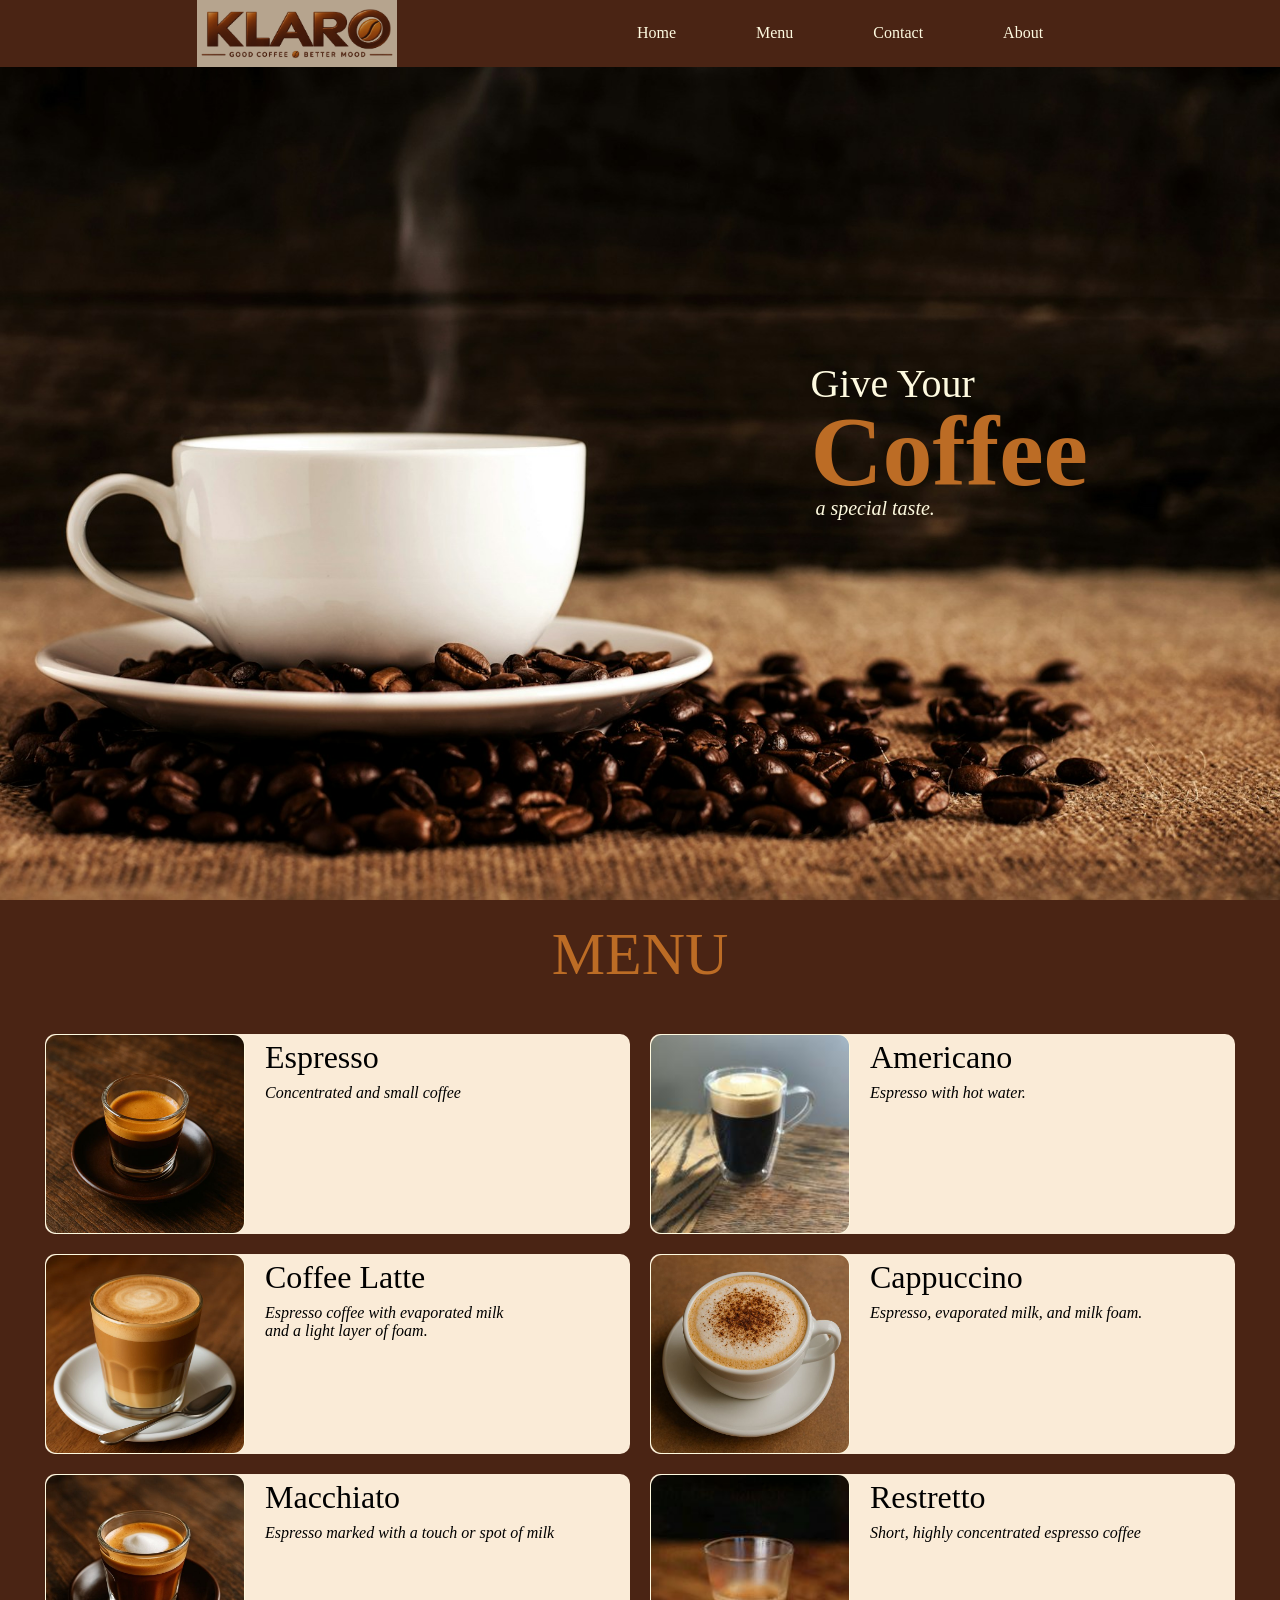
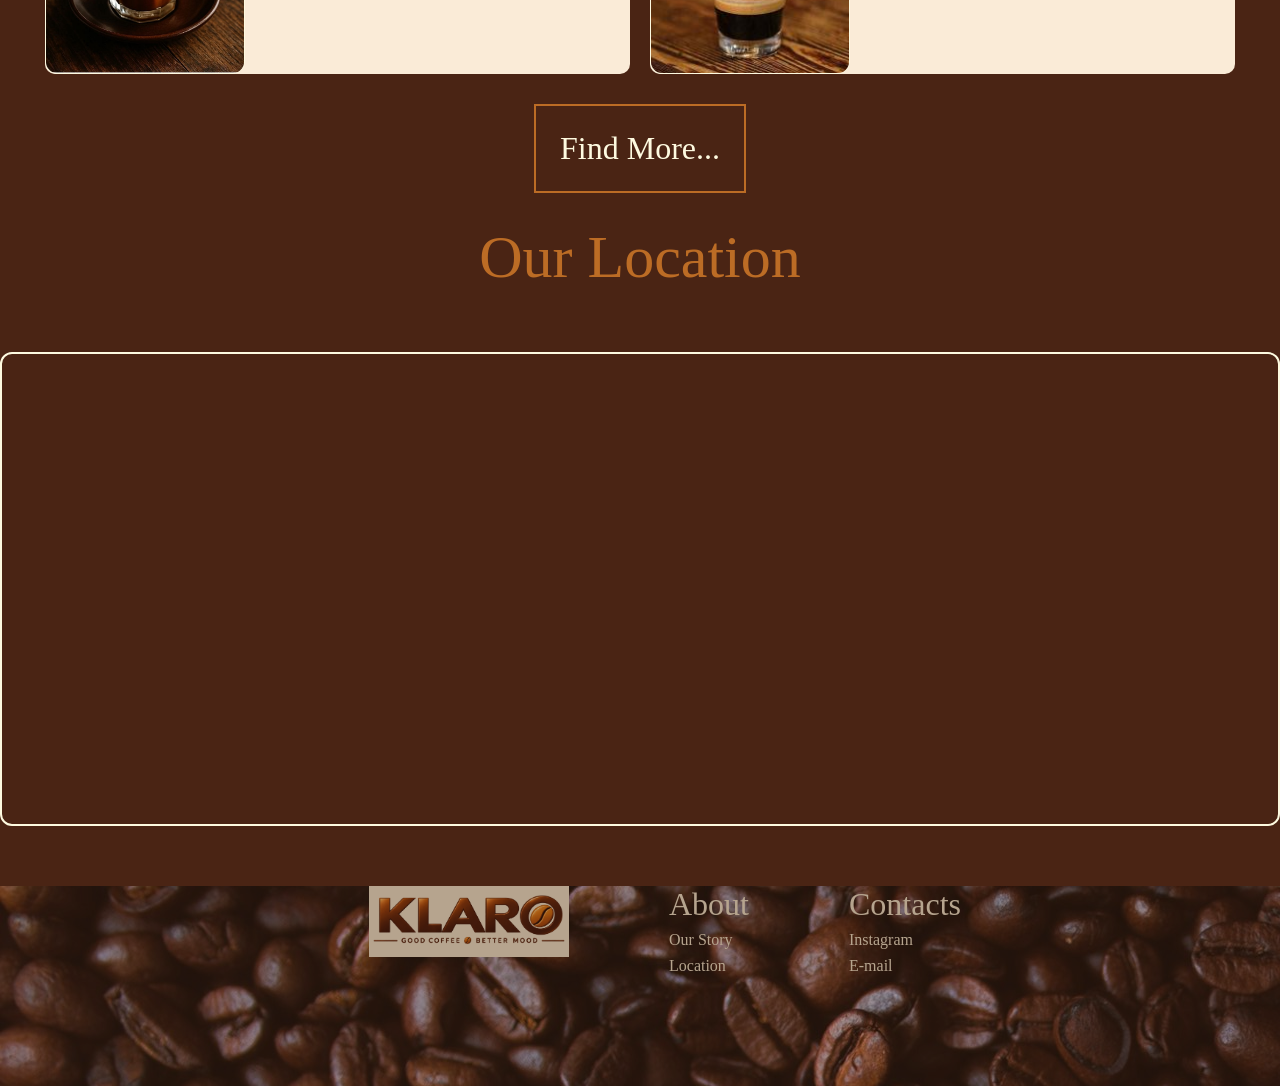
<file: index.html>
<!DOCTYPE html>
<html lang="en">
<head>
    <meta charset="UTF-8">
    <meta name="viewport" content="width=device-width, initial-scale=1.0">
    <link rel="stylesheet" href="css/home.css">
    <title>KLARO</title>
</head>
<body>
    <header>
        <a class="logo" href="index.html"><img class="logo-home" src="images/logo.png" alt="logo coffe shop" width="200px"></a>

            <ul class="nav-menu">
                <li><a href="index.html">Home</a></li>
                <li><a href="pages/Menu.html">Menu</a></li>
                <li><a href="pages/Contact.html">Contact</a></li>
                <li><a href="pages/About.html">About</a></li>
            </ul>
        
    </header>
    
        <section class="hero">
            <div class="text-hero">
                <h5>Give your</h5>
                <h1>coffee</h1> 
                <p>a special taste.</p>
            </div>
        </section>

        <h2 class="menu-title">MENU</h2>

        <section class="menu">
           
            <div class="coffee">
                <img class="espresso-logo" src="images/espresso-coffee.jpg" alt="espresso coffee" height="200px" width="200px">
                <h5>Espresso</h5> 
                <p>Concentrated and small coffee</p>
            </div>

            <div class="coffee">
                <img class="americano-logo" src="images/americano-coffee.jpg" alt="americano coffee" height="200px" width="200px">
                <h5>Americano</h5>
                <p>Espresso with hot water.</p>
            </div>

            <div class="coffee">
                <img src="images/café-Latte.jpg" alt="cafe latte" height="200px" width="200px">
                <h5>Coffee Latte</h5>
                <p>Espresso coffee with evaporated milk <br>and a light layer of foam.</p>
            </div>

            <div class="coffee">
                <img src="images/cappuccino-coffee.jpg" alt="cappuccino-coffee"height="200px" width="200px">
                <h5>Cappuccino</h5>
                <p>Espresso, evaporated milk, and milk foam.</p>
            </div>

            <div class="coffee">
                <img src="images/macchiato-coffee.jpg" alt="macchiato-coffee"height="200px" width="200px">
                <h5>Macchiato</h5>
                <p>Espresso marked with a touch or spot of milk</p>
            </div>

            <div class="coffee">
                <img src="images/ristretto-coffee.jpg" alt="restretto-coffee"height="200px" width="200px">
                <h5>Restretto</h5>
                <p>Short, highly concentrated espresso coffee</p>
            </div>
        </section>

  <div class="link">
        <a   href="pages/Menu.html">Find More...</a>
  </div> 
  
   <h2>Our Location</h2>
  <section class="location" id="location">
   <iframe src="https://www.google.com/maps/embed?pb=!1m14!1m12!1m3!1d16770.88499256422!2d-5.021162325609184!3d34.02622649464005!2m3!1f0!2f0!3f0!3m2!1i1024!2i768!4f13.1!5e0!3m2!1sar!2sma!4v1794926567556!5m2!1sar!2sma" width="100%" height="450" style="border:0;" allowfullscreen="" loading="lazy" referrerpolicy="strict-origin-when-cross-origin"></iframe>
  </section>

  <footer>

    <div class="footer-logo">
    <a class="logo-f" href="index.html"><img class="logo-footer" src="images/logo.png" alt="logo coffe shop" width="200px"></a>
    </div>
    
    <div >
        <h4 class="footer-title">About</h4>
        <ul>
            <a class="footer-link" href="pages/About.html">Our Story</a>
            <a class="footer-link" href="#location">Location</a>
        </ul>
    </div>

     

    <div >
        <h4 class="footer-title">Contacts</h4>
        <ul>
            <a class="footer-link" href="#">Instagram</a>
            <a class="footer-link" href="#">E-mail</a>
        </ul>
    </div>
  </footer>
    
</body>
</html>
</file>
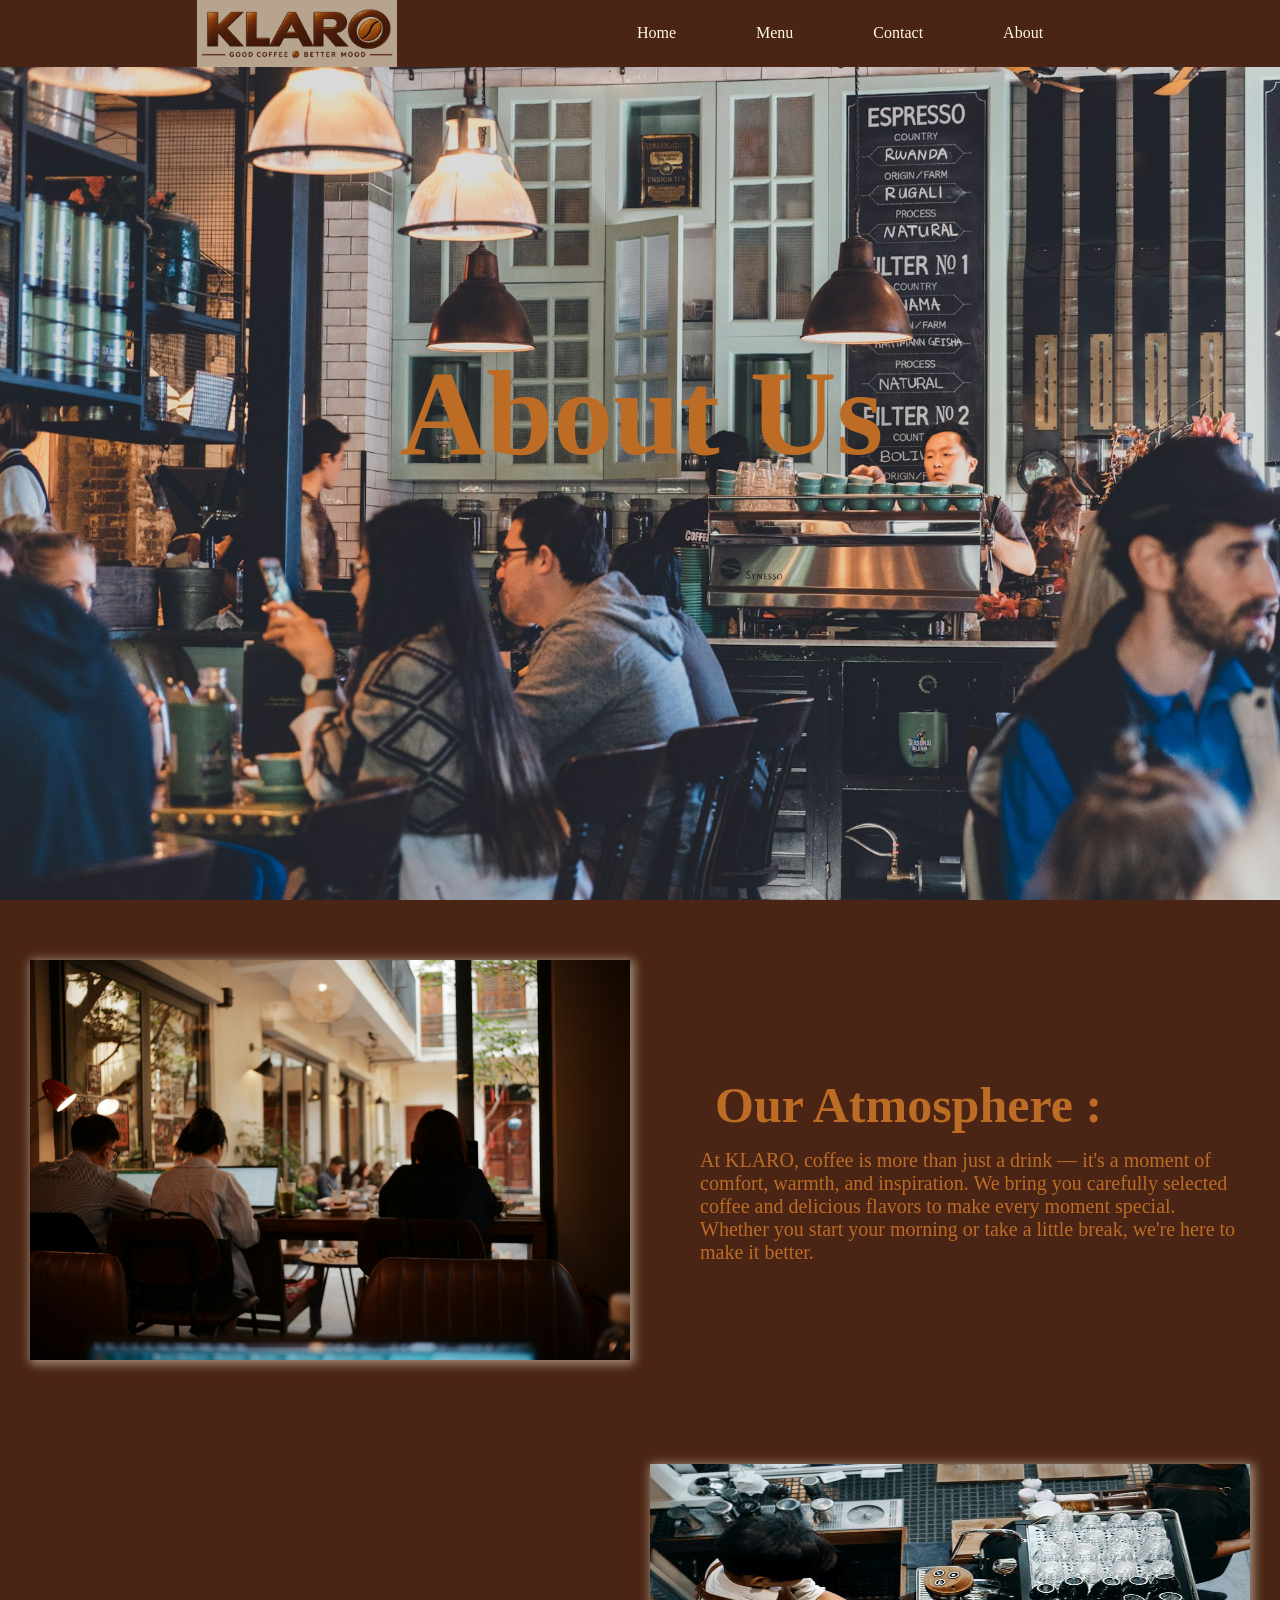
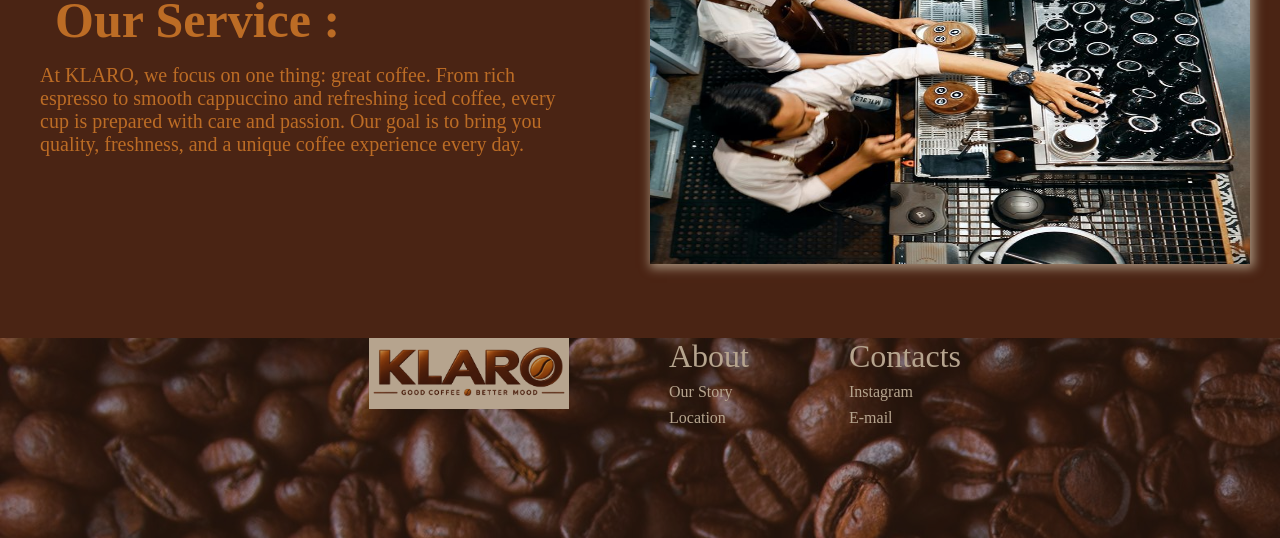
<file: pages/About.html>
<!DOCTYPE html>
<html lang="en">
<head>
    <meta charset="UTF-8">
    <meta name="viewport" content="width=device-width, initial-scale=1.0">
    <link rel="stylesheet" href="../css/About.css">
    <title>About</title>
</head>
<body>
     <header>
        <a class="logo" href="../index.html"><img class="logo-home" src="../images/logo.png" alt="logo coffe shop" width="200px"></a>

            <ul class="nav-menu">
                <li><a href="../index.html">Home</a></li>
                <li><a href="../pages/Menu.html">Menu</a></li>
                <li><a href="../pages/Contact.html">Contact</a></li>
                <li><a href="../pages/About.html">About</a></li>
            </ul>
        
    </header>
    
        <section class="hero">
            <div class="text-hero">
                <h1>About Us</h1> 
            </div>
        </section>

        <section class="first-def">
            <div>
                <img src="../images/about-image-1.jpg" alt="about image one" width="600px" height="400px">
            </div>
            
            <div class="def">
            <h2>Our Atmosphere :</h2>
                <p>At KLARO, coffee is more than just a drink — it's a moment of comfort, warmth, and inspiration. We bring you carefully selected coffee and delicious flavors to make every moment special. Whether you start your morning or take a little break, we're here to make it better.</p>
            </div>

        </section>


        <section class="second-def">

            
            <div class="def">
                <h2>Our Service :</h2>
                <p>At KLARO, we focus on one thing: great coffee. From rich espresso to smooth cappuccino and refreshing iced coffee, every cup is prepared with care and passion. Our goal is to bring you quality, freshness, and a unique coffee experience every day.</p>
            </div>

            <div>
                <img src="../images/about-image-2.jpg" alt="about image two" width="600px" height="400px">
            </div>

        </section>


         <footer>

    <div class="footer-logo">
    <a class="logo-f" href="../index.html"><img class="logo-footer" src="../images/logo.png" alt="logo coffe shop" width="200px"></a>
    </div>
    
    <div >
        <h4 class="footer-title">About</h4>
        <ul>
            <a class="footer-link" href="../pages/About.html">Our Story</a>
            <a class="footer-link" href="#location">Location</a>
        </ul>
    </div>

    <div >
        <h4 class="footer-title">Contacts</h4>
        <ul>
            <a class="footer-link" href="#">Instagram</a>
            <a class="footer-link" href="#">E-mail</a>
        </ul>
    </div>
  </footer>

    
</body>
</html>
</file>
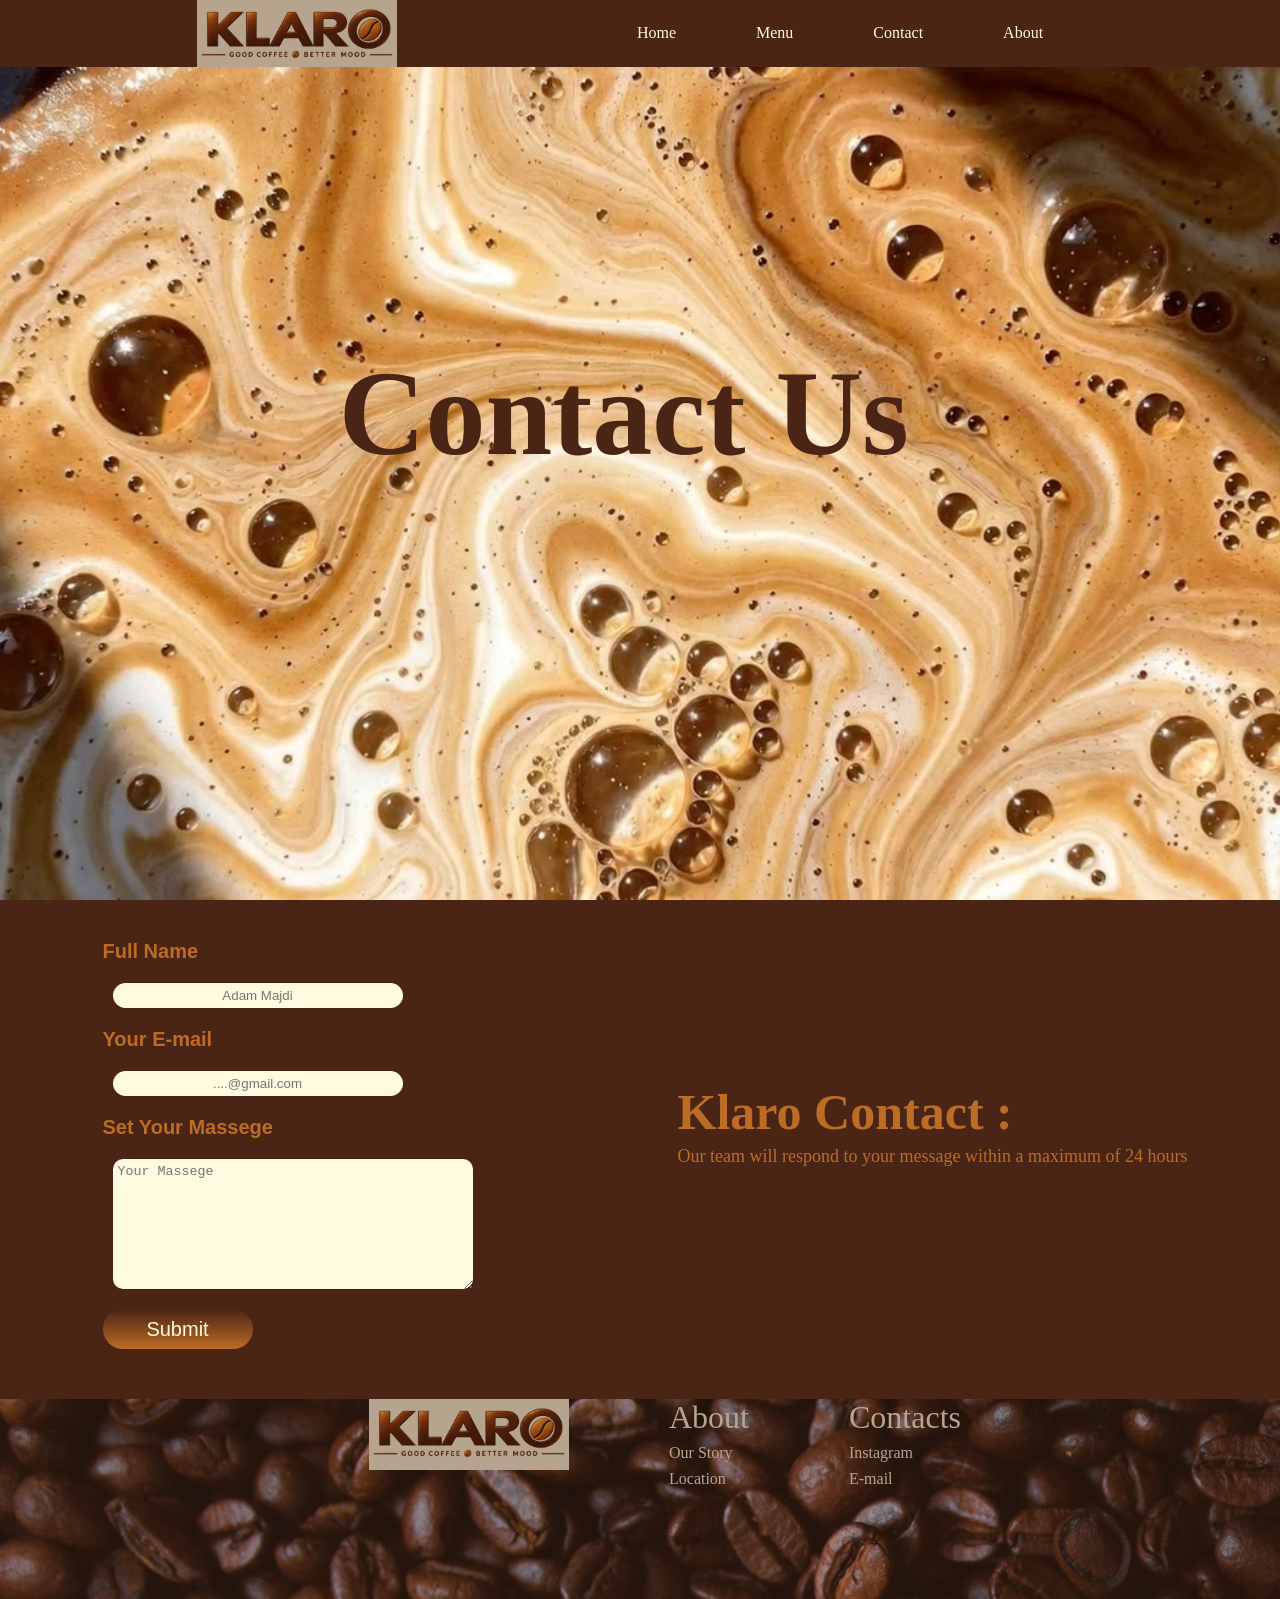
<file: pages/Contact.html>
<!DOCTYPE html>
<html lang="en">
<head>
    <meta charset="UTF-8">
    <meta name="viewport" content="width=device-width, initial-scale=1.0">
    <link rel="stylesheet" href="../css/Contact.css">
    <title>Contact</title>
</head>
<body>
     <header>
        <a class="logo" href="../index.html"><img class="logo-home" src="../images/logo.png" alt="logo coffe shop" width="200px"></a>

            <ul class="nav-menu">
                <li><a href="../index.html">Home</a></li>
                <li><a href="../pages/Menu.html">Menu</a></li>
                <li><a href="../pages/Contact.html">Contact</a></li>
                <li><a href="../pages/About.html">About</a></li>
            </ul>
        
    </header>
    
        <section class="hero">
            <div class="text-hero">
                <h1>Contact Us</h1> 
            </div>
        </section>

        <section class="full-contact">

            <form action="" class="contact-form">
            <!-- <legend>Set Your Massege</legend> -->
            <label for="name">Full Name</label>
            <input type="text" id="name" placeholder="Adam Majdi" required>
            <label for="e-mail">Your E-mail</label>
            <input type="text" id="e-mail" placeholder="....@gmail.com" required>
            <label for="msg">Set Your Massege</label>
            <textarea name="msg" id="msg" placeholder="Your Massege" required></textarea>
            <button type="submit">Submit</button>
            </form>
            

            <div class="paragraph">
                <h2>Klaro Contact :</h2>
                <p>Our team will respond to your message within 
                    a maximum of 24 hours</p>
            </div>

        </section>

        <footer>

    <div class="footer-logo">
    <a class="logo-f" href="../index.html"><img class="logo-footer" src="../images/logo.png" alt="logo coffe shop" width="200px"></a>
    </div>
    
    <div >
        <h4 class="footer-title">About</h4>
        <ul>
            <a class="footer-link" href="../pages/About.html">Our Story</a>
            <a class="footer-link" href="#location">Location</a>
        </ul>
    </div>

     

    <div >
        <h4 class="footer-title">Contacts</h4>
        <ul>
            <a class="footer-link" href="#">Instagram</a>
            <a class="footer-link" href="#">E-mail</a>
        </ul>
    </div>
  </footer>
    
</body>
</html>
</file>
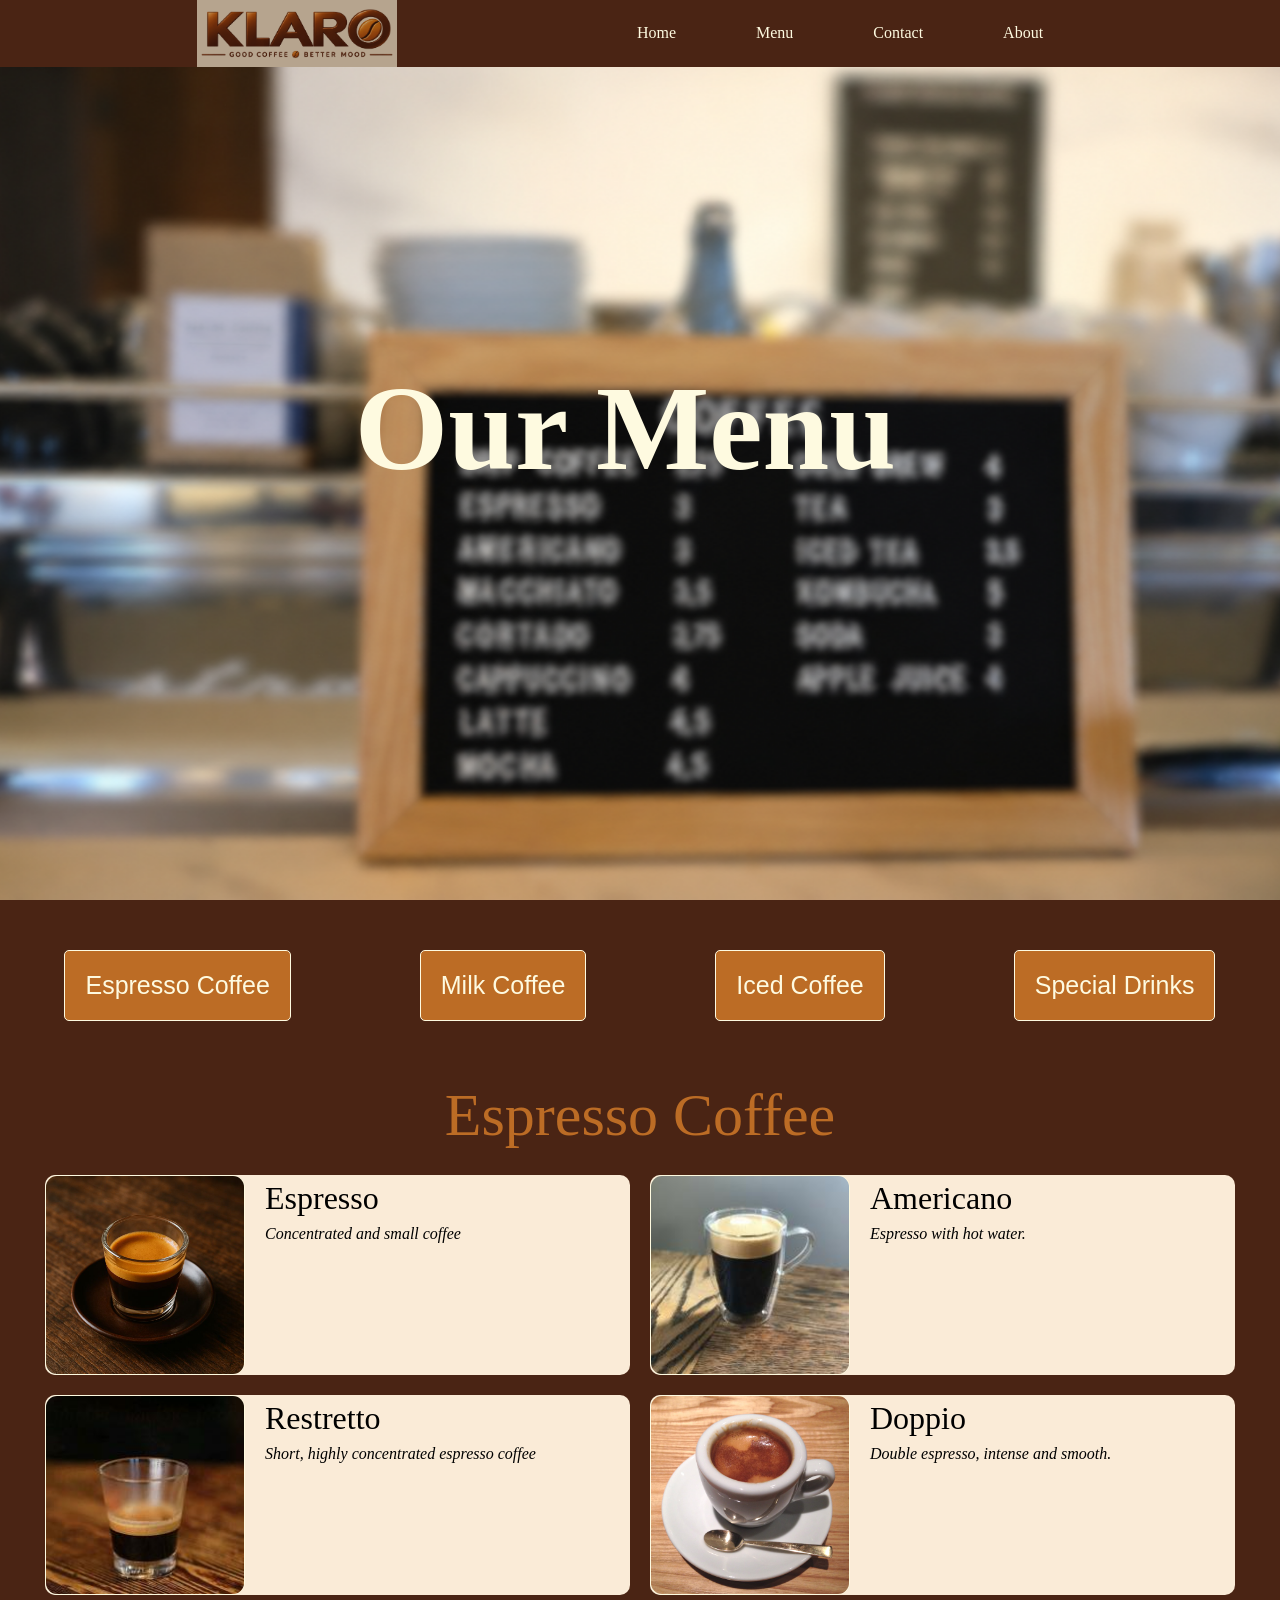
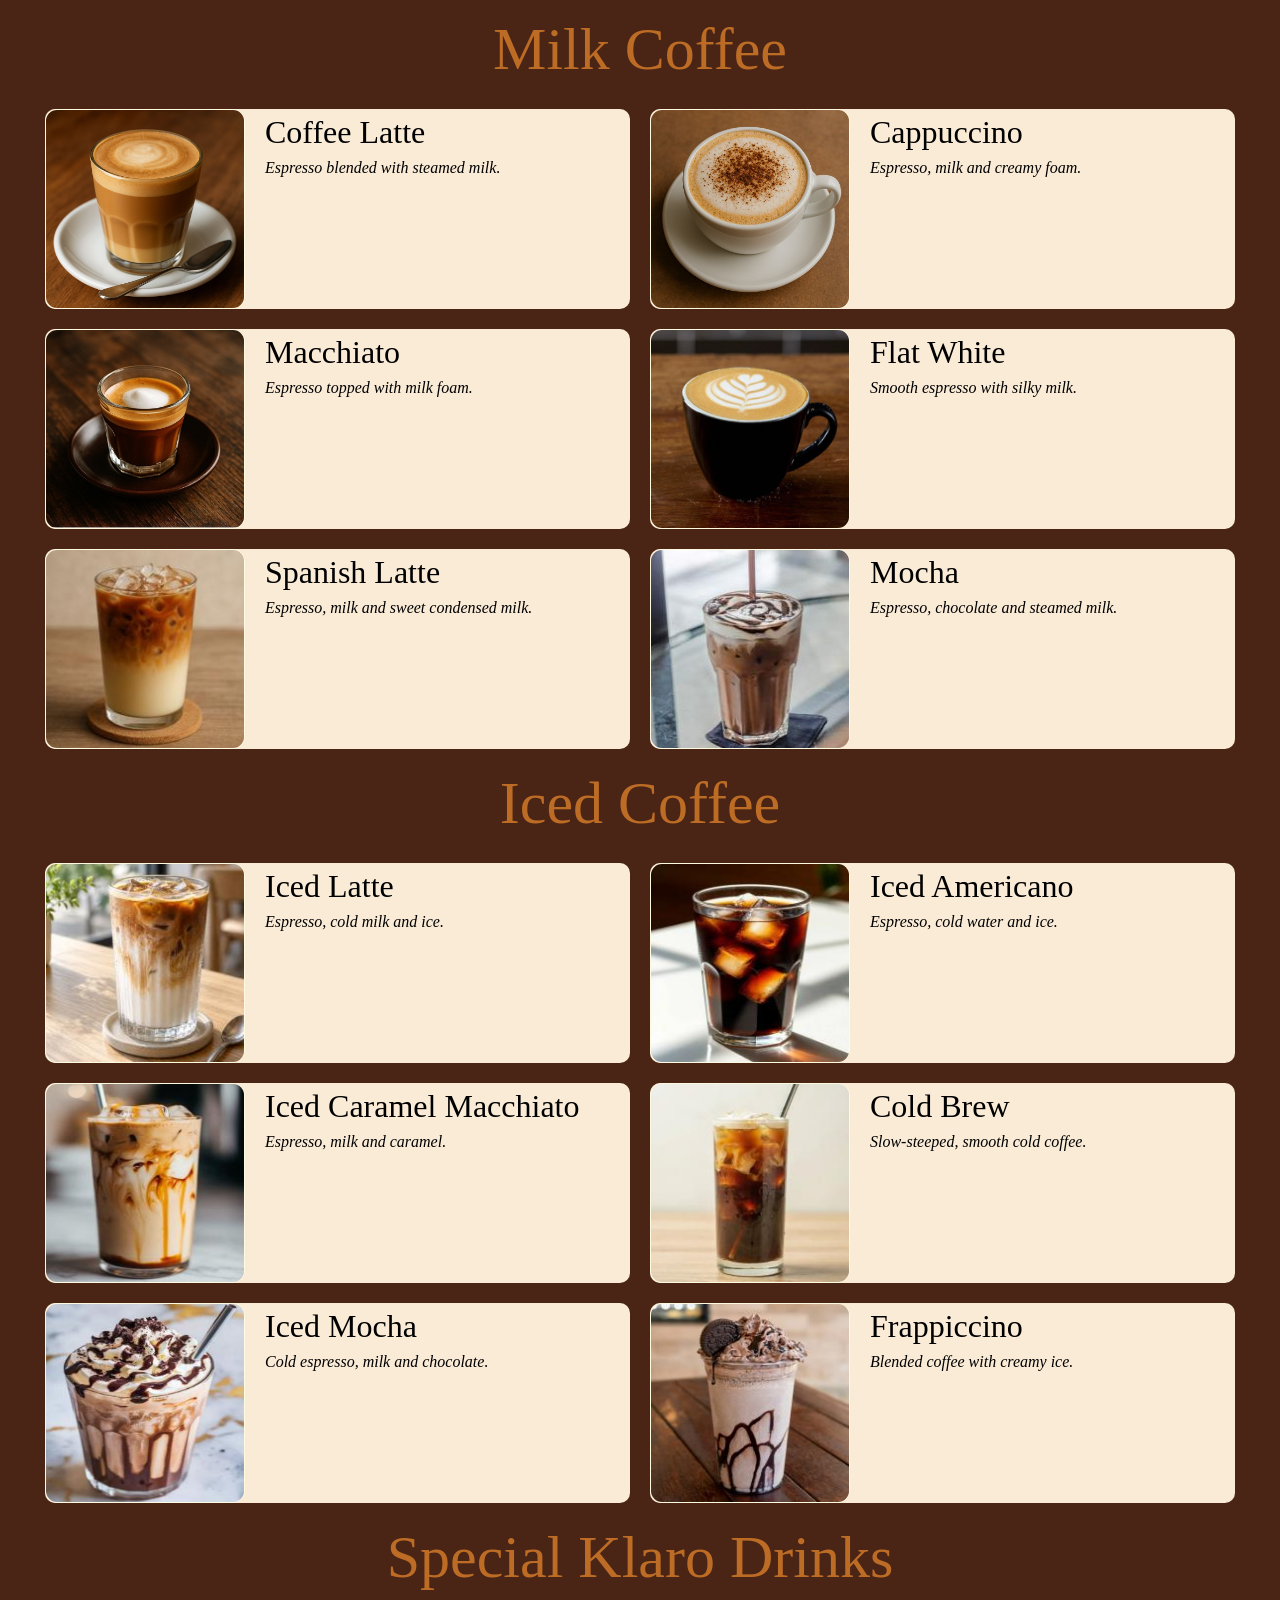
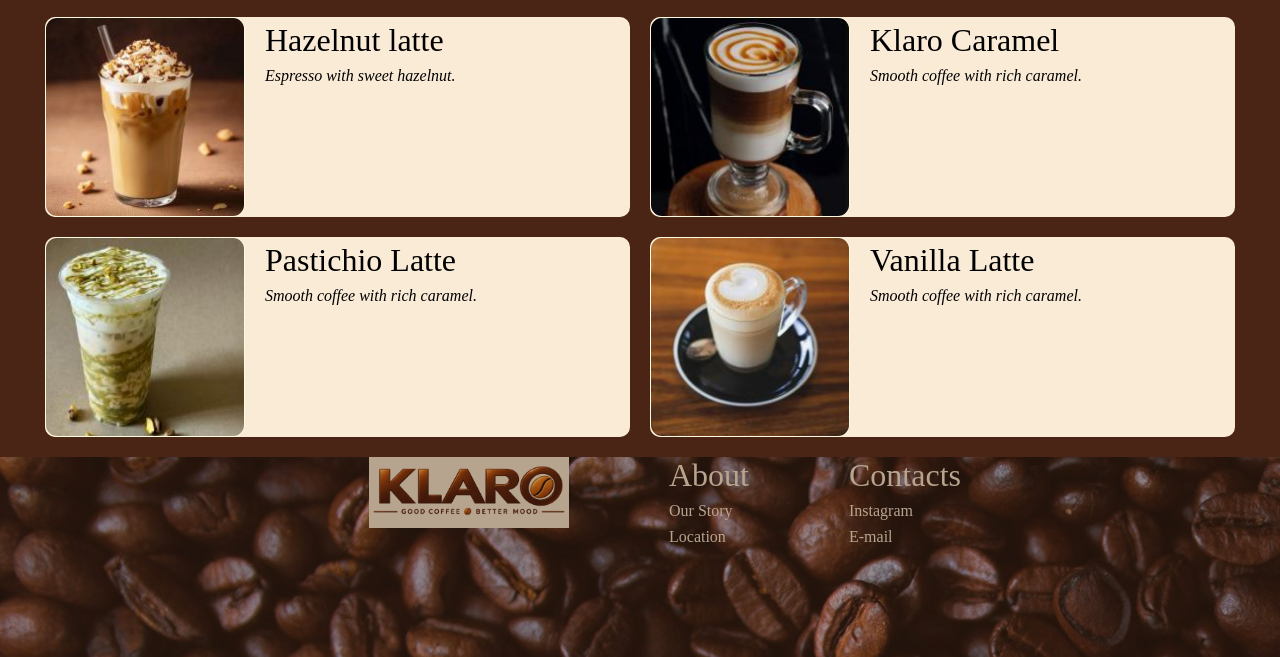
<file: pages/Menu.html>
<!DOCTYPE html>
<html lang="en">
<head>
    <meta charset="UTF-8">
    <meta name="viewport" content="width=device-width, initial-scale=1.0">
    <link rel="stylesheet" href="../css/Menu.css">
    <title>Menu</title>
</head>
<body>
     <header>
        <a class="logo" href="../index.html"><img class="logo-home" src="../images/logo.png" alt="logo coffe shop" width="200px"></a>

            <ul class="nav-menu">
                <li><a href="../index.html">Home</a></li>
                <li><a href="../pages/Menu.html">Menu</a></li>
                <li><a href="../pages/Contact.html">Contact</a></li>
                <li><a href="../pages/About.html">About</a></li>
            </ul>
        
    </header>

     <section class="hero">
            <div class="text-hero">
                <h1>Our Menu</h1> 
            </div>
        </section>

         

        <section class="cat-button">

         
            
            <a href="#Espresso-Coffee"><button class="btn">Espresso Coffee</button></a>
            
         

         
            <a href="#Milk-coffee"><button class="btn" id="btn1">Milk Coffee</button></a>
         

         
            <a href="#Iced-coffee"><button class="btn" id="btn2">Iced Coffee</button></a>
         

         
            <a href="#Special-Klaro-Drinks"><button class="btn">Special Drinks</button></a>
         

        </section>

        <section >
            <h2 class="espresso-title" id="Espresso-Coffee">Espresso Coffee</h2>
        <section class="menu" >
            <div class="coffee">
                <img class="espresso-logo" src="../images/espresso-coffee.jpg" alt="espresso coffee" height="200px" width="200px">
                <h5>Espresso</h5> 
                <p>Concentrated and small coffee</p>
            </div>

            <div class="coffee">
                <img class="americano-logo" src="../images/americano-coffee.jpg" alt="americano coffee" height="200px" width="200px">
                <h5>Americano</h5>
                <p>Espresso with hot water.</p>
            </div>

             <div class="coffee">
                <img src="../images/ristretto-coffee.jpg" alt="restretto-coffee"height="200px" width="200px">
                <h5>Restretto</h5>
                <p>Short, highly concentrated espresso coffee</p>
            </div>

             <div class="coffee">
                <img src="../images/Doppio-coffee.jpg" alt="doppio-coffee"height="200px" width="200px">
                <h5>Doppio</h5>
                <p>Double espresso, intense and smooth.</p>
            </div>
        </section>
         <h2 class="menu-title" id="Milk-coffee">Milk Coffee</h2>
        <section class="menu" >
            
            <div class="coffee">
                <img src="../images/café-Latte.jpg" alt="cafe latte" height="200px" width="200px">
                <h5>Coffee Latte</h5>
                <p>Espresso blended with steamed milk.</p>
            </div>

            <div class="coffee">
                <img src="../images/cappuccino-coffee.jpg" alt="cappuccino-coffee"height="200px" width="200px">
                <h5>Cappuccino</h5>
                <p>Espresso, milk and creamy foam.</p>
            </div>

             <div class="coffee">
                <img src="../images/macchiato-coffee.jpg" alt="macchiato-coffee"height="200px" width="200px">
                <h5>Macchiato</h5>
                <p>Espresso topped with milk foam.</p>
            </div>

            <div class="coffee">
                <img src="../images/flat-white-coffee.jpg" alt="flat-whitecoffee"height="200px" width="200px">
                <h5>Flat White</h5>
                <p>Smooth espresso with silky milk.</p>
            </div>

            <div class="coffee">
                <img src="../images/spanish-latte-coffee.jpg" alt="spanish-latte-coffee"height="200px" width="200px">
                <h5>Spanish Latte</h5>
                <p>Espresso, milk and sweet condensed milk.</p>
            </div>

            <div class="coffee">
                <img src="../images/Mocha-Coffee.jpg" alt="macchiato-coffee"height="200px" width="200px">
                <h5>Mocha</h5>
                <p>Espresso, chocolate and steamed milk.</p>
            </div>

        </section>

<h2 class="menu-title" id="Iced-coffee">Iced Coffee</h2>

        <section class="menu" >

        
        <div class="coffee">
                <img src="../images/iced-latte-coffee.jpg" alt="restretto-coffee"height="200px" width="200px">
                <h5>Iced Latte</h5>
                <p>Espresso, cold milk and ice.</p>
            </div>

            <div class="coffee">
                <img src="../images/iced-americano.jpg" alt="restretto-coffee"height="200px" width="200px">
                <h5>Iced Americano</h5>
                <p class="iced-americano">Espresso, cold water and ice.</p>
            </div>

            <div class="coffee">
                <img src="../images/iced-caramel-macchiato.jpg" alt="restretto-coffee"height="200px" width="200px">
                <h5 >Iced Caramel Macchiato</h5>
                <p class="iced-macchiato">Espresso, milk and caramel.</p>
            </div>

            <div class="coffee">
                <img src="../images/cold-brew.jpg" alt="restretto-coffee"height="200px" width="200px">
                <h5>Cold Brew</h5>
                <p>Slow-steeped, smooth cold coffee.</p>
            </div>

            <div class="coffee">
                <img src="../images/iced-mocha.jpg" alt="restretto-coffee"height="200px" width="200px">
                <h5>Iced Mocha</h5>
                <p>Cold espresso, milk and chocolate.</p>
            </div>
            <div class="coffee">
                <img src="../images/frappuccino.jpg" alt="restretto-coffee"height="200px" width="200px">
                <h5>Frappiccino</h5>
                <p>Blended coffee with creamy ice.</p>
            </div>
</section>

            <h2 class="menu-title" id="Special-Klaro-Drinks">Special Klaro Drinks</h2>

        <section class="menu" >

             <div class="coffee">
                <img src="../images/Hazelnut-latte.jpg" alt="restretto-coffee"height="200px" width="200px">
                <h5>Hazelnut latte</h5>
                <p>Espresso with sweet hazelnut.</p>
            </div>

             <div class="coffee">
                <img src="../images/Klaro-caramel.jpg" alt="restretto-coffee"height="200px" width="200px">
                <h5>Klaro Caramel</h5>
                <p >Smooth coffee with rich caramel.</p>
            </div>

            <div class="coffee">
                <img src="../images/pistachio-latte.jpg" alt="restretto-coffee"height="200px" width="200px">
                <h5>Pastichio Latte</h5>
                <p >Smooth coffee with rich caramel.</p>
            </div>

            <div class="coffee">
                <img src="../images/vanilla-latte.jpg" alt="restretto-coffee"height="200px" width="200px">
                <h5>Vanilla Latte</h5>
                <p>Smooth coffee with rich caramel.</p>
            </div>

        </section>
             
         </section>

         <footer>

    <div class="footer-logo">
    <a class="logo-f" href="../index.html"><img class="logo-footer" src="../images/logo.png" alt="logo coffe shop" width="200px"></a>
    </div>
    
    <div >
        <h4 class="footer-title">About</h4>
        <ul>
            <a class="footer-link" href="../pages/About.html">Our Story</a>
            <a class="footer-link" href="#location">Location</a>
        </ul>
    </div>

     

    <div >
        <h4 class="footer-title">Contacts</h4>
        <ul>
            <a class="footer-link" href="#">Instagram</a>
            <a class="footer-link" href="#">E-mail</a>
        </ul>
    </div>
  </footer>

</body>
</html>
</file>
<file: css/home.css>
*{
    list-style: none;
    text-decoration: none;
    padding: 0;
    margin: 0;
    box-sizing: border-box;
    scroll-behavior: smooth;
}
body{
    background-color: #4A2414;
    
}
header{
    background-color: #4A2414;
    position: fixed;
    width: 100%;
    height: auto;
    top:0;
    right: 0;
    z-index: 1000;
    display: flex;
    align-items: center;
    justify-content:center ;
    gap: 200px;
    padding: 0px 10px;
}
.logo .logo-home{
    max-width: 200px;
    height: auto;
    display: block;
    background-color: #fefae0;
    opacity: 0.6;
}
.nav-menu{
    display: flex;
}
.nav-menu a{
    color: #fefae0;
    font-size: 16px;
    text-transform: capitalize;
    padding: 10px 20px;
    font-weight: 400;
    transition: all .42s ease;
    margin: 20px;
}
.nav-menu a:hover{
    color: #bc6c25;
}
 .hero{
    padding: 5% 10%;
    width: 100%;
    height: 100vh;
    background-image: url(../images/hero-menu.jpg);
    background-position: center;
    background-size: cover;
     position: relative;
}
.text-hero{
    position: absolute;
    right: 15%;
    top: 40%;
}
.text-hero h5{
    color: #fefae0;
    font-size: 40px;
    font-weight: 500;
    text-transform: capitalize;
}
.text-hero h1{
    font-size: 100px;
    color: #bc6c25;
    line-height: 0.9;
    text-transform: capitalize;
    font-weight: 600;
    margin: 0px 0 0;
}
.text-hero p{
     color: #fefae0;
    font-size: 20px;
    font-style: italic;
    margin-bottom: 20px;
    margin-left: 5px;
}
h2{
    color: #bc6c25;
    text-align: center;
    font-size: 60px;
    font-weight: 500;
    margin: 20px auto;
}

 .menu{
    padding: 20px 20px 10px 20px;
    margin: 25px 25px 10px 25px;
    border-radius: 15px;
    display: grid;
    grid-template-columns: repeat(2, 1fr);
    grid-template-rows: repeat(3, auto);
    gap: 20px;
    
}
 .menu img{
    border: 1px solid #fefae0;
    border-radius: 12px;
}
.coffee{
    background-color: antiquewhite;
    border-radius: 10px;
    position: relative;
    height: 200px;
}
.coffee h5{
    position: absolute;
    top: 5px;
    left: 220px;
    display: inline-block;
    font-size: 32px;
    text-align: center;
    font-weight: 400;
}
.coffee p{
    position: absolute;
    top: 50px;
    left: 220px;
    display: inline-block;
    font-style: italic;
}
.link{
     display: flex;
    justify-content: center;
    font-size: 32px;
}
.link a{
    color: #fefae0;
    padding: 24px;
    margin: 10px;
    border: 2px solid #bc6c25;
}
.link a:hover{
    background-color: #bc6c25;
    transition: background-color 0.3s ease-in-out 0.2s;
}

.location {
     display: flex;
    justify-content: center;
    margin: 60px auto;
    padding: 10px;
    border: 2px solid #fefae0;
    border-radius: 12px;

}
footer{
   background-image: url(../images/footer-image.jpg);
   opacity: 0.6;
   height: 200px;
   width: 100%;
   display: flex;
   justify-content: center;
   align-items:flex-start;
   gap: 100px;
}
footer .footer-logo{
    display: block;
    background-color: #fefae0;
    margin-left: 50px;
}
 .footer-title{
    color: #fefae0;
    font-size: 32px;
    font-weight: 400;
    margin-bottom: 5px;
}
.footer-link{
    color: #fefae0;
    display: block;
    margin-top: 8px;
    margin-bottom: 8px;
}
@media (max-width:320px){
   
    header{
    background-color: #4A2414;
    position: fixed;
    width: 100%;
    height: auto;
    top:0;
    right: 0;
    z-index: 1000;
    display: flex;
    align-items: center;
    justify-content:center ;
    gap: 50px;
    padding: 0px 10px;
}
.nav-menu{
    display: none;
    visibility: hidden;
}
.hero{
    padding: 5% 10%;
    width: 100%;
    height: 100vh;
    background-image: url(../images/hero-menu.jpg);
    background-position:left;
    background-size:cover;
     position: relative;
}
.text-hero{
    position: absolute;
    right: 5%;
    top: 40%;
}
.text-hero h5{
    color: #fefae0;
    font-size: 40px;
    font-weight: 500;
    text-transform: capitalize;
}
h2{
    font-size: 40px;
}
.menu{
   
    border-radius: 15px;
    display: block;
    padding: 20px 20px 10px 20px;
    margin: 0px 0px 10px 0px;
    /* display: grid;
    grid-template-columns: repeat(1, 1fr);
    grid-template-rows: repeat(6, auto); */
    gap: 20px;
    
}
.menu img{
    border: 1px solid #fefae0;
    border-radius: 12px;
    height: 130px;
    width: 130px;
}
.coffee{
    background-color: antiquewhite;
    border-radius: 10px;
    position: relative;
    height: 130px;
    gap: 20px;
    margin-bottom: 10px;
}
.coffee h5{
    position: absolute;
    top: 5px;
    left: 140px;
    display: inline-block;
    font-size: 23px;
    text-align: center;
    font-weight: 300;
    word-wrap:break-word;
}
.coffee p{
    position: absolute;
    top: 40px;
    left: 140px;
    display: inline-block;
    font-style: italic;
    font-size: 14px;
}
.link{
    font-size: 25px;
}
.link a{
    padding: 14px;
}

.location{
    margin-top: 40px;
}
footer{
   background-image: url(../images/footer-image.jpg);
   opacity: 0.6;
   height: 120px;
   width: 100%;
   display: flex;
   justify-content: center;
   align-items:flex-start;
   gap: 100px;
   margin-top: 80px;
}
footer .footer-logo{
    display: none;
    visibility: hidden;
   /*  display: block;
    background-color: #fefae0;
    margin-left: 50px; */
}
 .footer-title{
    color: #fefae0;
    font-size: 23px;
    font-weight: 400;
    margin-bottom: 5px;
}
.footer-link{
    font-size: 14px;
    color: #fefae0;
    display: block;
    margin-top: 8px;
    margin-bottom: 8px;
}
    
}
@media (min-width:321px) and (max-width:376px) {
     header{
    background-color: #4A2414;
    position: fixed;
    width: 100%;
    height: auto;
    top:0;
    right: 0;
    z-index: 1000;
    display: flex;
    align-items: center;
    justify-content:center ;
    gap: 50px;
    padding: 0px 10px;
}
.nav-menu{
    display: none;
    visibility: hidden;
}
.hero{
    padding: 5% 10%;
    width: 100%;
    height: 100vh;
    background-image: url(../images/hero-menu.jpg);
    background-position:left;
    background-size:cover;
     position: relative;
}
.text-hero{
    position: absolute;
    right: 5%;
    top: 40%;
}
.text-hero h5{
    color: #fefae0;
    font-size: 40px;
    font-weight: 500;
    text-transform: capitalize;
}
h2{
    font-size: 40px;
}
.menu{
   
    border-radius: 15px;
    display: block;
    padding: 20px 20px 10px 20px;
    margin: 0px 0px 10px 0px;
    /* display: grid;
    grid-template-columns: repeat(1, 1fr);
    grid-template-rows: repeat(6, auto); */
    gap: 20px;
    
}
.menu img{
    border: 1px solid #fefae0;
    border-radius: 12px;
    height: 130px;
    width: 130px;
}
.coffee{
    background-color: antiquewhite;
    border-radius: 10px;
    position: relative;
    height: 130px;
    gap: 20px;
    margin-bottom: 10px;
}
.coffee h5{
    position: absolute;
    top: 5px;
    left: 140px;
    display: inline-block;
    font-size: 25px;
    text-align: center;
    font-weight: 300;
    word-wrap:break-word;
}
.coffee p{
    position: absolute;
    top: 40px;
    left: 140px;
    display: inline-block;
    font-style: italic;
}
 .coffee .iced-macchiato{
     position: absolute;
    top: 65px;
    left: 140px;
    display: inline-block;
    font-style: italic;
}
.link{
    font-size: 25px;
}
.link a{
    padding: 14px;
}

.location{
    margin-top: 40px;
}
footer{
   background-image: url(../images/footer-image.jpg);
   opacity: 0.6;
   height: 120px;
   width: 100%;
   display: flex;
   justify-content: center;
   align-items:flex-start;
   gap: 100px;
   margin-top: 80px;
}
footer .footer-logo{
    display: none;
    visibility: hidden;
   /*  display: block;
    background-color: #fefae0;
    margin-left: 50px; */
}
 .footer-title{
    color: #fefae0;
    font-size: 23px;
    font-weight: 400;
    margin-bottom: 5px;
}
.footer-link{
    font-size: 14px;
    color: #fefae0;
    display: block;
    margin-top: 8px;
    margin-bottom: 8px;
}
}
@media (min-width:377px) and (max-width:430px) {
     header{
    background-color: #4A2414;
    position: fixed;
    width: 100%;
    height: auto;
    top:0;
    right: 0;
    z-index: 1000;
    display: flex;
    align-items: center;
    justify-content:center ;
    gap: 50px;
    padding: 0px 10px;
}
.nav-menu{
    display: none;
    visibility: hidden;
}
h2{
    font-size: 40px;
}
.menu{
   
    border-radius: 15px;
    display: block;
    padding: 20px 20px 10px 20px;
    margin: 0px 0px 10px 0px;
    /* display: grid;
    grid-template-columns: repeat(1, 1fr);
    grid-template-rows: repeat(6, auto); */
    gap: 20px;
    
}
.menu img{
    border: 1px solid #fefae0;
    border-radius: 12px;
    height: 130px;
    width: 130px;
}
.coffee{
    background-color: antiquewhite;
    border-radius: 10px;
    position: relative;
    height: 130px;
    gap: 20px;
    margin-bottom: 10px;
}
.coffee h5{
    position: absolute;
    top: 5px;
    left: 140px;
    display: inline-block;
    font-size: 25px;
    text-align: center;
    font-weight: 300;
    word-wrap:break-word;
}
.coffee p{
    position: absolute;
    top: 40px;
    left: 140px;
    display: inline-block;
    font-style: italic;
}
 .coffee .iced-macchiato{
     position: absolute;
    top: 65px;
    left: 140px;
    display: inline-block;
    font-style: italic;
}
.link{
    font-size: 25px;
}
.link a{
    padding: 14px;
}

.location{
    margin-top: 40px;
}
footer{
   background-image: url(../images/footer-image.jpg);
   opacity: 0.6;
   height: 150px;
   width: 100%;
   display: flex;
   justify-content: center;
   align-items:flex-start;
   gap: 100px;
   margin-top: 80px;
}
footer .footer-logo{
    display: none;
    visibility: hidden;
   /*  display: block;
    background-color: #fefae0;
    margin-left: 50px; */
}
 .footer-title{
    color: #fefae0;
    font-size: 27px;
    font-weight: 400;
    margin-bottom: 5px;
}
.footer-link{
    color: #fefae0;
    display: block;
    margin-top: 8px;
    margin-bottom: 8px;
}
    
}

@media (min-width:768px) and (max-width:840px) {

    @import url('https://fonts.googleapis.com/css2?family=Charm:wght@400;700&family=Lora:ital,wght@0,400..700;1,400..700&family=Playfair+Display:ital,wght@0,400..900;1,400..900&display=swap');


    header{
    background-color: #4A2414;
    position: fixed;
    width: 100%;
    height: auto;
    top:0;
    right: 0;
    z-index: 1000;
    display: flex;
    align-items: center;
    justify-content:center ;
    gap: 50px;
    padding: 0px 10px;
}
.text-hero{
    position: absolute;
    right: 15%;
    top: 40%;
}
.text-hero h5{
    color: #fefae0;
    font-size: 60px;
    font-weight: 500;
    text-transform: capitalize;
}
.text-hero h1{
    font-size: 120px;
    color: #bc6c25;
    line-height: 0.9;
    text-transform: capitalize;
    font-weight: 600;
    margin: 0px 0 0;
}
.text-hero p{
     color: #fefae0;
    font-size: 30px;
    font-style: italic;
    margin-bottom: 20px;
    margin-left: 5px;
}
h2{
    color: #bc6c25;
    text-align: center;
    font-size: 80px;
    font-weight: 500;
    margin: 20px auto;
}
.menu{
    padding: 10px 40px 10px 40px;
    margin: 40px 40px 10px 40px;
    border-radius: 15px;
    display: block;
    /* display: grid;
    grid-template-columns: repeat(2, 1fr);
    grid-template-rows: repeat(3, auto);
    gap: 20px; */
    
}
 .menu img{
    border: 1px solid #fefae0;
    border-radius: 12px;
}
.coffee{
    background-color: antiquewhite;
    border-radius: 10px;
    position: relative;
    height: 200px;
    margin-bottom: 10px;
}
.coffee h5{
    position: absolute;
    top: 5px;
    left: 220px;
    display: inline-block;
    font-size: 40px;
    text-align: center;
    font-weight: 400;
    
}
.coffee p{
    position: absolute;
    top: 55px;
    left: 220px;
    display: inline-block;
   /*  font-style: italic;
    font-size: medium; */
    font-family: "Playfair Display", serif;
  font-optical-sizing: auto;
  font-weight: 400;
  font-style: normal;
}
    footer{
   background-image: url(../images/footer-image.jpg);
   opacity: 0.6;
   height: 150px;
   width: 100%;
   display: flex;
   justify-content: center;
   align-items:flex-start;
   /* gap: 100px; */
}
}
</file>
<file: css/About.css>
*{  padding: 0;
    margin: 0;
    box-sizing: border-box;
    list-style-type: none;
    text-decoration: none;
    scroll-behavior: smooth;
}
body{
    background-color: #4A2414 ;
}
header{
    background-color: #4A2414;
    position: fixed;
    width: 100%;
    height: auto;
    top:0;
    right: 0;
    z-index: 1000;
    display: flex;
    align-items: center;
    justify-content:center ;
    gap: 200px;
    padding: 0px 10px;
}
.logo .logo-home{
    max-width: 200px;
    height: auto;
    display: block;
    background-color: #fefae0;
    opacity: 0.6;
}
.nav-menu{
    display: flex;
}
.nav-menu a{
    color: #fefae0;
    font-size: 16px;
    text-transform: capitalize;
    padding: 10px 20px;
    font-weight: 400;
    transition: all .42s ease;
    margin: 20px;
}
.nav-menu a:hover{
    color: #bc6c25;
}
.hero{
    padding: 5% 10%;
    width: 100%;
    height: 100vh;
    background-image: url(../images/hero-about.jpg);
    background-position: center;
    background-size: cover;
     position: relative;
     margin-bottom: 30px;
}
.text-hero{
    position: absolute;
    right: 31%;
    top: 40%;
    
}
.text-hero h1{
    font-size: 120px;
    color: #bc6c25 ;
    line-height: 0.9;
    text-transform: capitalize;
    font-weight: 600;
    margin: 0px 0 0;
}
.first-def{
    display: flex;
    justify-content: space-around;
    align-items: center;
    margin-bottom: 40px;
}
.first-def img{
    margin: 30px;
    box-shadow: 2px 2px 10px 2px rgba(254, 250, 224, 0.511);
}
.def{
    margin: 40px;
}
.def h2{
    font-size: 50px;
    font-weight: 600;
    color: #bc6c25;
    margin: 15px;
}
.def p{
    font-size: 20px;
    /* line-height: 0.4; */
    color: #bc6c25;
}
.second-def{
    display: flex;
    justify-content: space-around;
    align-items: center;
    margin-bottom: 40px;
}
.second-def img{
     margin: 30px;
    box-shadow: 2px 2px 10px 2px rgba(254, 250, 224, 0.511);
}
footer{
   background-image: url(../images/footer-image.jpg);
   opacity: 0.6;
   height: 200px;
   width: 100%;
   display: flex;
   justify-content: center;
   align-items:flex-start;
   gap: 100px;
}
footer .footer-logo{
    display: block;
    background-color: #fefae0;
    margin-left: 50px;
}
 .footer-title{
    color: #fefae0;
    font-size: 32px;
    font-weight: 400;
    margin-bottom: 5px;
}
.footer-link{
    color: #fefae0;
    display: block;
    margin-top: 8px;
    margin-bottom: 8px;
}

@media (max-width:320px) {
     header{
    background-color: #4A2414;
    position: fixed;
    width: 100%;
    height: auto;
    top:0;
    right: 0;
    z-index: 1000;
    display: flex;
    align-items: center;
    justify-content:center ;
    gap: 50px;
    padding: 0px 10px;
}
.nav-menu{
    display: none;
    visibility: hidden;
}
    .first-def{
    flex-direction: column;
     margin: 15px 15px 30px 15px;
 }
.first-def img{
    margin: 10px;
    width: 300px;
    height: 250px;
}
.def{
    margin: 15px;
}
.def h2{
    font-size: 28px;
    font-weight: 600;
    color: #bc6c25;
    /* margin: 15px; */
}
/* .second-def{
    display: block;
} */
 .second-def{
    flex-direction: column;
     margin: 15px;
 }

.second-def > div:last-child {
        order: -1;
    }

.second-def img{
    margin: 10px;
    width: 300px;
    height: 250px;
    order: -1;
}
footer{
   background-image: url(../images/footer-image.jpg);
   opacity: 0.6;
   height: 120px;
   width: 100%;
   display: flex;
   justify-content: center;
   align-items:flex-start;
   gap: 100px;
   margin-top: 100px;
}
footer .footer-logo{
    display: none;
    visibility: hidden;
   /*  display: block;
    background-color: #fefae0;
    margin-left: 50px; */
}
 .footer-title{
    color: #fefae0;
    font-size: 23px;
    font-weight: 400;
    margin-bottom: 5px;
}
.footer-link{
    font-size: 14px;
    color: #fefae0;
    display: block;
    margin-top: 8px;
    margin-bottom: 8px;
}
}

@media (min-width:326px) and (max-width:376px) {
    
    header{
    background-color: #4A2414;
    position: fixed;
    width: 100%;
    height: auto;
    top:0;
    right: 0;
    z-index: 1000;
    display: flex;
    align-items: center;
    justify-content:center ;
    gap: 50px;
    padding: 0px 10px;
}
.nav-menu{
    display: none;
    visibility: hidden;
}
.hero{
    padding: 5% 10%;
    width: 100%;
    height: 100vh;
    background-image: url(../images/hero-about.jpg);
    background-position: center;
    background-size: cover;
     position: relative;
     margin-bottom: 30px;
}
.text-hero{
    position: absolute;
    right: 20%;
    top: 47%;
    
}
.text-hero h1{
    font-size: 65px;
    color: #bc6c25 ;
    line-height: 0.9;
    text-transform: capitalize;
    font-weight: 600;
    margin: 0px 0 0;
} 
/* .first-def{
    display: block;
} */
 .first-def{
    flex-direction: column;
     margin: 15px 15px 30px 15px;
 }
.first-def img{
    margin: 10px;
    width: 360px;
    height: 250px;
}
.def{
    margin: 15px;
}
.def h2{
    font-size: 32px;
    font-weight: 600;
    color: #bc6c25;
    /* margin: 15px; */
}
/* .second-def{
    display: block;
} */
 .second-def{
    flex-direction: column;
     margin: 15px;
 }

.second-def > div:last-child {
        order: -1;
    }

.second-def img{
    margin: 10px;
    width: 360px;
    height: 250px;
    order: -1;
}
footer{
   background-image: url(../images/footer-image.jpg);
   opacity: 0.6;
   height: 120px;
   width: 100%;
   display: flex;
   justify-content: center;
   align-items:flex-start;
   gap: 100px;
   margin-top: 100px;
}
footer .footer-logo{
    display: none;
    visibility: hidden;
   /*  display: block;
    background-color: #fefae0;
    margin-left: 50px; */
}
 .footer-title{
    color: #fefae0;
    font-size: 23px;
    font-weight: 400;
    margin-bottom: 5px;
}
.footer-link{
    color: #fefae0;
    display: block;
    margin-top: 8px;
    margin-bottom: 8px;
    font-size: 14px;
}
}
@media (min-width:377px) and (max-width:426px) {
    
    header{
    background-color: #4A2414;
    position: fixed;
    width: 100%;
    height: auto;
    top:0;
    right: 0;
    z-index: 1000;
    display: flex;
    align-items: center;
    justify-content:center ;
    gap: 50px;
    padding: 0px 10px;
}
.nav-menu{
    display: none;
    visibility: hidden;
}
.hero{
    padding: 5% 10%;
    width: 100%;
    height: 100vh;
    background-image: url(../images/hero-about.jpg);
    background-position: center;
    background-size: cover;
     position: relative;
     margin-bottom: 30px;
}
.text-hero{
    position: absolute;
    right: 20%;
    top: 47%;
    
}
.text-hero h1{
    font-size: 65px;
    color: #bc6c25 ;
    line-height: 0.9;
    text-transform: capitalize;
    font-weight: 600;
    margin: 0px 0 0;
} 
/* .first-def{
    display: block;
} */
 .first-def{
    flex-direction: column;
     margin: 15px 15px 30px 15px;
 }
.first-def img{
    margin: 10px;
    width: 360px;
    height: 250px;
}
.def{
    margin: 15px;
}
.def h2{
    font-size: 43px;
    font-weight: 600;
    color: #bc6c25;
    /* margin: 15px; */
}
/* .second-def{
    display: block;
} */
 .second-def{
    flex-direction: column;
     margin: 15px;
 }

.second-def > div:last-child {
        order: -1;
    }

.second-def img{
    margin: 10px;
    width: 360px;
    height: 250px;
    order: -1;
}
footer{
   background-image: url(../images/footer-image.jpg);
   opacity: 0.6;
   height: 150px;
   width: 100%;
   display: flex;
   justify-content: center;
   align-items:flex-start;
   gap: 100px;
   margin-top: 100px;
}
footer .footer-logo{
    display: none;
    visibility: hidden;
   /*  display: block;
    background-color: #fefae0;
    margin-left: 50px; */
}
 .footer-title{
    color: #fefae0;
    font-size: 23px;
    font-weight: 400;
    margin-bottom: 5px;
}
.footer-link{
    color: #fefae0;
    display: block;
    margin-top: 8px;
    margin-bottom: 8px;
    font-size: 14px;
}
}

@media (min-width:768px) and (max-width:840px) {
     header{
    background-color:#4A2414;
    position: fixed;
    width: 100%;
    height: auto;
    top:0;
    right: 0;
    z-index: 1000;
    display: flex;
    align-items: center;
    justify-content:center ;
    gap: 50px;
    padding: 0px 10px;
}
 .text-hero{
    position: absolute;
    top: 40%;
    right: 23%;
}
.text-hero h1{
    font-size: 100px;
    font-weight: 600;
    color:#bc6c25;
    text-transform: capitalize;
} 
 .first-def{
    flex-direction: column;
     margin: 15px;
 }
 .first-def img{
    margin: 20px;
    width: 650px;
    height: 400px;
}
 .second-def{
    flex-direction: column;
     margin: 15px;
 }

.second-def > div:last-child {
        order: -1;
    }
    .second-def img{
        margin: 20px;
        width: 650px;
        height: 450px;
    }
    .def{
    margin: 50px;
}

footer{
   background-image: url(../images/footer-image.jpg);
   opacity: 0.6;
   height: 150px;
   width: 100%;
   display: flex;
   justify-content: center;
   align-items:flex-start;
   /* gap: 100px; */
   margin-top: 50px;
}
}
</file>
<file: css/Contact.css>
*{
    padding: 0;
    margin: 0;
    box-sizing: border-box;
    list-style-type: none;
    text-decoration: none;
    scroll-behavior: smooth;
}
body{
    background-color: #4A2414 ;
}
header{
    background-color: #4A2414;
    position: fixed;
    width: 100%;
    height: auto;
    top:0;
    right: 0;
    z-index: 1000;
    display: flex;
    align-items: center;
    justify-content:center ;
    gap: 200px;
    padding: 0px 10px;
}
.logo .logo-home{
    max-width: 200px;
    height: auto;
    display: block;
    background-color: #fefae0;
    opacity: 0.6;
}
.nav-menu{
    display: flex;
}
.nav-menu a{
    color: #fefae0;
    font-size: 16px;
    text-transform: capitalize;
    padding: 10px 20px;
    font-weight: 400;
    transition: all .42s ease;
    margin: 20px;
}
.nav-menu a:hover{
    color: #bc6c25;
}
.hero{
    padding: 5% 10%;
    width: 100%;
    height: 100vh;
    background-image: url(../images/contact-hero.jpg);
    background-position: center;
    background-size: cover;
     position: relative;
     margin-bottom: 30px;
}
.text-hero{
    position: absolute;
    right: 29%;
    top: 40%;
    
}
.text-hero h1{
    font-size: 120px;
    color: #4A2414 ;
    line-height: 0.9;
    text-transform: capitalize;
    font-weight: 600;
    margin: 0px 0 0;
}
.full-contact{
    display: flex;
    justify-content: space-around;
    align-items: center;
}
.contact-form{
    display: flex;
    flex-direction: column;
    justify-content: center;
    margin-left: 60px;
    margin-right: 60px;
    /* align-items: left; */
    /* gap: 50px; */
}
label{
    font-size: 20px;
    font-weight: 600;
    font-family: Arial, sans-serif;
    margin: 10px 0px;
    text-align: left;
    color: #bc6c25;
}
input{
    width: 290px;
    height: 25px;
    border: none;
    border-radius: 30px;
    margin: 10px;
    text-align: center;
    background-color: #fefae0;
    color: #4A2414;
}
/* input:focus{
    border: 1px solid #bc6c25;
} */
textarea{
    background-color: #fefae0;
    color: #4A2414;
    height: 130px;
    width: 360px;
    border: none;
    border-radius: 10px;
    margin: 10px;
    padding: 5px;
}

/* textarea:focus{
    border: 1px solid #bc6c25;
} */
.contact-form button{
    /* display: flex;
    align-items: center; 
     gap: 50px; */ 
    font-size: 20px;
    border-radius: 50px;
    background:linear-gradient(180deg, #4A2414, #bc6c25 );
    border: none;
    margin-bottom: 50px;
    margin-top: 10px;
    height: 40px;
    width: 150px;
    color: #fefae0;
    cursor: pointer;
     transition: background 0.5s ease 0.2s;

}
.contact-form button:hover{
        background:#bc6c25;
       
}
.paragraph{
    margin: 150px 50px 230px 50px;
}
.paragraph h2{
    font-size: 50px;
    font-weight: 700;
    color: #bc6c25;
    margin-bottom: 5px;
}
.paragraph p{
    font-size: 18px;
    color: #bc6c25;
}

footer{
   background-image: url(../images/footer-image.jpg);
   opacity: 0.6;
   height: 200px;
   width: 100%;
   display: flex;
   justify-content: center;
   align-items:flex-start;
   gap: 100px;
}
footer .footer-logo{
    display: block;
    background-color: #fefae0;
    margin-left: 50px;
}
 .footer-title{
    color: #fefae0;
    font-size: 32px;
    font-weight: 400;
    margin-bottom: 5px;
}
.footer-link{
    color: #fefae0;
    display: block;
    margin-top: 8px;
    margin-bottom: 8px;
}
@media (max-width:320px) {
      header{
    background-color: #4A2414;
    position: fixed;
    width: 100%;
    height: auto;
    top:0;
    right: 0;
    z-index: 1000;
    display: flex;
    align-items: center;
    justify-content:center ;
    gap: 50px;
    padding: 0px 10px;
}
.nav-menu{
    display: none;
    visibility: hidden;
}
.hero{
    padding: 5% 10%;
    width: 100%;
    height: 100vh;
    background-image: url(../images/contact-hero.jpg);
    background-position: center;
    background-size: cover;
     position: relative;
     margin-bottom: 30px;
}
.text-hero{
    position: absolute;
    right: 14%;
    top: 50%;
    
}
.text-hero h1{
    font-size: 50px;
    color: #4A2414 ;
    line-height: 0.9;
    text-transform: capitalize;
    font-weight: 600;
    margin: 0px 0 0;
}
  .full-contact{
    display: block;
    /* flex-direction: column;
    justify-content: space-around;
    align-items: center; */
}  
.contact-form{
    display: flex;
    flex-direction: column;
    justify-content: center;
    margin-left: 20px;
    margin-right: 20px;
    /* align-items: left; */
    /* gap: 50px; */
}
label{
    font-size: 18px;
    font-weight: 600;
    font-family: Arial, sans-serif;
    margin: 6px 0px;
    text-align: left;
    color: #bc6c25;
}
input{
    width: 200px;
    height: 25px;
    border: none;
    border-radius: 30px;
    margin: 10px;
    text-align: center;
    background-color: #fefae0;
    color: #4A2414;
}
textarea{
    background-color: #fefae0;
    color: #4A2414;
    height: 130px;
    width: 260px;
    border: none;
    border-radius: 10px;
    margin: 10px;
    padding: 5px;
}
.contact-form button {
    font-size: 17px;
    border-radius: 50px;
    background: linear-gradient(180deg, #4A2414, #bc6c25 );
    border: none;
    margin-bottom: 50px;
    margin-top: 30px;
    height: 35px;
    width: 100px;
    color: #fefae0;
    cursor: pointer;
    transition: background 0.5s ease 0.2s;
}
.paragraph{
    margin: 50px 50px 80px 50px;
}
.paragraph h2{
    font-size: 25px;
    font-weight: 700;
    color: #bc6c25;
    margin-bottom: 5px;
}
.paragraph p{
    font-size: 18px;
}
footer{
   background-image: url(../images/footer-image.jpg);
   opacity: 0.6;
   height: 120px;
   width: 100%;
   display: flex;
   justify-content: center;
   align-items:flex-start;
   gap: 100px;
}
footer .footer-logo{
    display: none;
    visibility: hidden;
   /*  display: block;
    background-color: #fefae0;
    margin-left: 50px; */
}
 .footer-title{
    color: #fefae0;
    font-size: 23px;
    font-weight: 400;
    margin-bottom: 5px;
}
.footer-link{
    font-size: 14px;
    color: #fefae0;
    display: block;
    margin-top: 8px;
    margin-bottom: 8px;
}
}
@media (min-width:321px) and (max-width:376px) {
     header{
    background-color: #4A2414;
    position: fixed;
    width: 100%;
    height: auto;
    top:0;
    right: 0;
    z-index: 1000;
    display: flex;
    align-items: center;
    justify-content:center ;
    gap: 50px;
    padding: 0px 10px;
}
.nav-menu{
    display: none;
    visibility: hidden;
}
.hero{
    padding: 5% 10%;
    width: 100%;
    height: 100vh;
    background-image: url(../images/contact-hero.jpg);
    background-position: center;
    background-size: cover;
     position: relative;
     margin-bottom: 30px;
}
.text-hero{
    position: absolute;
    right: 16%;
    top: 50%;
    
}
.text-hero h1{
    font-size: 55px;
    color: #4A2414 ;
    line-height: 0.9;
    text-transform: capitalize;
    font-weight: 600;
    margin: 0px 0 0;
}
  .full-contact{
    display: block;
    /* flex-direction: column;
    justify-content: space-around;
    align-items: center; */
}  
.contact-form{
    display: flex;
    flex-direction: column;
    justify-content: center;
    margin-left: 20px;
    margin-right: 20px;
    /* align-items: left; */
    /* gap: 50px; */
}
input{
    width: 200px;
    height: 25px;
    border: none;
    border-radius: 30px;
    margin: 10px;
    text-align: center;
    background-color: #fefae0;
    color: #4A2414;
}
textarea{
    background-color: #fefae0;
    color: #4A2414;
    height: 130px;
    width: 300px;
    border: none;
    border-radius: 10px;
    margin: 10px;
    padding: 5px;
}
.contact-form button{
    margin-top: 30px;
}
.paragraph{
    margin: 50px 50px 80px 50px;
}
.paragraph h2{
    font-size: 30px;
    font-weight: 700;
    color: #bc6c25;
    margin-bottom: 5px;
}
.paragraph p{
    font-size: 18px;
}
footer{
   background-image: url(../images/footer-image.jpg);
   opacity: 0.6;
   height: 120px;
   width: 100%;
   display: flex;
   justify-content: center;
   align-items:flex-start;
   gap: 100px;
}
footer .footer-logo{
    display: none;
    visibility: hidden;
   /*  display: block;
    background-color: #fefae0;
    margin-left: 50px; */
}
 .footer-title{
    color: #fefae0;
    font-size: 23px;
    font-weight: 400;
    margin-bottom: 5px;
}
.footer-link{
    font-size: 14px;
    color: #fefae0;
    display: block;
    margin-top: 8px;
    margin-bottom: 8px;
}
}
@media (min-width:377px) and (max-width:430px) {
     header{
    background-color: #4A2414;
    position: fixed;
    width: 100%;
    height: auto;
    top:0;
    right: 0;
    z-index: 1000;
    display: flex;
    align-items: center;
    justify-content:center ;
    gap: 50px;
    padding: 0px 10px;
}
.nav-menu{
    display: none;
    visibility: hidden;
}
.hero{
    padding: 5% 10%;
    width: 100%;
    height: 100vh;
    background-image: url(../images/contact-hero.jpg);
    background-position: center;
    background-size: cover;
     position: relative;
     margin-bottom: 30px;
}
.text-hero{
    position: absolute;
    right: 12%;
    top: 50%;
    
}
.text-hero h1{
    font-size: 65px;
    color: #4A2414 ;
    line-height: 0.9;
    text-transform: capitalize;
    font-weight: 600;
    margin: 0px 0 0;
}
  .full-contact{
    display: block;
    /* flex-direction: column;
    justify-content: space-around;
    align-items: center; */
}  
.contact-form{
    display: flex;
    flex-direction: column;
    justify-content: center;
    margin-left: 20px;
    margin-right: 20px;
    /* align-items: left; */
    /* gap: 50px; */
}
input{
    width: 200px;
    height: 25px;
    border: none;
    border-radius: 30px;
    margin: 10px;
    text-align: center;
    background-color: #fefae0;
    color: #4A2414;
}
textarea{
    background-color: #fefae0;
    color: #4A2414;
    height: 130px;
    width: 300px;
    border: none;
    border-radius: 10px;
    margin: 10px;
    padding: 5px;
}
.contact-form button{
    margin-top: 30px;
}
.paragraph{
    margin: 50px 50px 80px 50px;
}
.paragraph h2{
    font-size: 30px;
    font-weight: 700;
    color: #bc6c25;
    margin-bottom: 5px;
}
.paragraph p{
    font-size: 18px;
}
footer{
   background-image: url(../images/footer-image.jpg);
   opacity: 0.6;
   height: 120px;
   width: 100%;
   display: flex;
   justify-content: center;
   align-items:flex-start;
   gap: 100px;
}
footer .footer-logo{
    display: none;
    visibility: hidden;
   /*  display: block;
    background-color: #fefae0;
    margin-left: 50px; */
}
 .footer-title{
    color: #fefae0;
    font-size: 23px;
    font-weight: 400;
    margin-bottom: 5px;
}
.footer-link{
    color: #fefae0;
    display: block;
    margin-top: 8px;
    margin-bottom: 8px;
    font-size: 14px;
}
    
}
@media (min-width:768px) and (max-width:840px) {
     header{
    background-color: #4A2414;
    position: fixed;
    width: 100%;
    height: auto;
    top:0;
    right: 0;
    z-index: 1000;
    display: flex;
    align-items: center;
    justify-content:center ;
    gap: 50px;
    padding: 0px 10px;
}
 .text-hero{
    position: absolute;
    top: 40%;
    right: 15%;
}
.text-hero h1{
    font-size: 120px;
    font-weight: 600;
    color: #4A2414;
    text-transform: capitalize;
} 
.contact-form button{
    margin-top: 30px;
}
.paragraph h2{
    font-size: 40px;
    font-weight: 700;
    color: #bc6c25;
    margin-bottom: 5px;
}
 footer{
   background-image: url(../images/footer-image.jpg);
   opacity: 0.6;
   height: 150px;
   width: 100%;
   display: flex;
   justify-content: center;
   align-items:flex-start;
   /* gap: 100px; */
}
}
</file>
<file: css/Menu.css>
*{
    padding: 0;
    margin: 0;
    box-sizing: border-box;
    scroll-behavior: smooth;
    list-style-type: none;
    text-decoration: none;
}
body{
    background-color: #4A2414 ;
}

header{
    background-color: #4A2414;
    position: fixed;
    top: 0;
    right: 0;
    display: flex;
    justify-content: center;
    align-items: center;
    gap: 200px;
    padding: 0px 10px;
    z-index: 1000;
    width: 100%;
    height: auto;
}
.logo .logo-home{
    max-width: 200px;
    height: auto;
    display: block;
    background-color: #fefae0 ;
    opacity: 0.6;
}
.nav-menu{
    display: flex;
}
.nav-menu a{
    color: #fefae0;
    font-size: 16px;
    font-weight: 400;
    text-transform: capitalize;
    transition: all .42s ease;
    margin: 20px;
    padding: 10px 20px;
}
.nav-menu a:hover{
    color: #bc6c25;
}
.hero {
    padding: 5% 10%;
    width: 100%;
    height: 100vh;
    background-image: url(../images/hero-menu-page.png);
    /* opacity: 0.7; */
    /* filter: blur(5px); */
    background-position:center ;
    background-size: cover;
    position: relative;
    margin-bottom: 40px;
}
.text-hero{
    position: absolute;
    top: 40%;
    right: 30%;
}
.text-hero h1{
    font-size: 120px;
    font-weight: 600;
    color: #fefae0;
    text-transform: capitalize;
}
.cat-button{
    display: flex;
    justify-content: space-around;
    align-items: center;
    flex-wrap: wrap;
    font-size: 25px;
}
/* .cat-button {
    padding:20px 30px ;
    margin: 15px;
    border: 1px solid #fefae0 ;
    border-radius: 5px ;
    background-color: #bc6c25;
    color: #fefae0;
    
} */
.btn {
     font-size: 25px;
    padding: 20px 20px;
    margin: 10px;
    border-radius: 5px ;
    border: 1px solid #fefae0 ;
     background-color: #bc6c25;
    color: #fefae0;
    cursor: pointer;
}

/* .cat-button:hover{
    background-color: #fefae0;
    color: #bc6c25;
     transition: background-color 0.3s ease-in-out 0.2s;
     border: 1px solid #bc6c25;
} */

.espresso-title{
    color: #bc6c25;
    text-align: center;
    font-size: 60px;
    font-weight: 500;
    margin-top: 50px;
    margin-bottom: 0px;
}
h2{
     color: #bc6c25;
    text-align: center;
    font-size: 60px;
    font-weight: 500;
    margin: 10px auto;
}

.menu{
    display: grid;
    grid-template-columns: repeat(2, 1fr);
   /*  grid-template-rows: repeat(4, auto); */
    gap: 20px;
    padding: 10px 20px 10px 20px;
    margin: 15px 25px 10px 25px;
    border-radius: 15px;
    
}
 .menu img{
    border: 1px solid #fefae0;
    border-radius: 12px;
}
.coffee{
    background-color: antiquewhite;
    border-radius: 10px;
    position: relative;
    height: 200px;
}
.coffee h5{
    position: absolute;
    top: 5px;
    left: 220px;
    display: inline-block;
    font-size: 32px;
    text-align: center;
    font-weight: 400;
}
.coffee p{
    position: absolute;
    top: 50px;
    left: 220px;
    display: inline-block;
    font-style: italic;
}

footer{
   background-image: url(../images/footer-image.jpg);
   opacity: 0.6;
   height: 200px;
   width: 100%;
   display: flex;
   justify-content: center;
   align-items:flex-start;
   gap: 100px;
}
footer .footer-logo{
    display: block;
    background-color: #fefae0;
    margin-left: 50px;
}
 .footer-title{
    color: #fefae0;
    font-size: 32px;
    font-weight: 400;
    margin-bottom: 5px;
}
.footer-link{
    color: #fefae0;
    display: block;
    margin-top: 8px;
    margin-bottom: 8px;
}

@media (max-width: 320px) {
     header{
    background-color: #4A2414;
    position: fixed;
    width: 100%;
    height: auto;
    top:0;
    right: 0;
    z-index: 1000;
    display: flex;
    align-items: center;
    justify-content:center ;
    gap: 50px;
    padding: 0px 10px;
}
.nav-menu{
    display: none;
    visibility: hidden;
}
.text-hero{
    position: absolute;
    top: 45%;
    right: 10%;
}
.text-hero h1{
    font-size: 60px;
}
.cat-button{
   /*  display: flex;
    justify-content: space-around;
    align-items: center;
    flex-wrap: wrap; */display: grid;
    grid-template-columns: repeat(2, 1fr);
    grid-template-rows: repeat(2, 1fr);
    font-size: 25px;
}

.btn{
    font-size: 20px;
    /* padding: 5px;
    margin: 10px; */
    border-radius: 5px ;
     background-color: #bc6c25;
    color: #fefae0;
    border: 1px solid #fefae0 ;
}
h2{
    font-size: 30px;
}
.espresso-title{
    font-size: 30px;
}
.menu{
   
    border-radius: 15px;
    display: block;
    padding: 20px 20px 10px 20px;
    margin: 0px 0px 10px 0px;
    /* display: grid;
    grid-template-columns: repeat(1, 1fr);
    grid-template-rows: repeat(6, auto); */
    gap: 20px;
    
}
.menu img{
    border: 1px solid #fefae0;
    border-radius: 12px;
    height: 130px;
    width: 130px;
}
.coffee{
    background-color: antiquewhite;
    border-radius: 10px;
    position: relative;
    height: 130px;
    gap: 20px;
    margin-bottom: 10px;
}
.coffee h5{
    position: absolute;
    top: 5px;
    left: 140px;
    display: inline-block;
    font-size: 23px;
    text-align: center;
    font-weight: 300;
    word-wrap:break-word;
}
.coffee p{
    position: absolute;
    top: 40px;
    left: 140px;
    display: inline-block;
    font-style: italic;
    font-size: 14px;
}
 .coffee .iced-macchiato{
     position: absolute;
    top: 65px;
    left: 140px;
    display: inline-block;
    font-style: italic;
}
.coffee .iced-americano{
     position: absolute;
    top: 65px;
    left: 140px;
    display: inline-block;
    font-style: italic;
}


footer{
   background-image: url(../images/footer-image.jpg);
   opacity: 0.6;
   height: 120px;
   width: 100%;
   display: flex;
   justify-content: center;
   align-items:flex-start;
   gap: 100px;
   margin-top: 80px;
}
footer .footer-logo{
    display: none;
    visibility: hidden;
   /*  display: block;
    background-color: #fefae0;
    margin-left: 50px; */
}
 .footer-title{
    color: #fefae0;
    font-size: 23px;
    font-weight: 400;
    margin-bottom: 5px;
}
.footer-link{
    font-size: 14px;
    color: #fefae0;
    display: block;
    margin-top: 8px;
    margin-bottom: 8px;
}
   
}
@media (min-width:321px) and (max-width:376px) {
     header{
    background-color: #4A2414;
    position: fixed;
    width: 100%;
    height: auto;
    top:0;
    right: 0;
    z-index: 1000;
    display: flex;
    align-items: center;
    justify-content:center ;
    gap: 50px;
    padding: 0px 10px;
}
.nav-menu{
    display: none;
    visibility: hidden;
}
.hero{
    padding: 5% 10%;
    width: 100%;
    height: 100vh;
    background-image: url(../images/hero-menu-page.png);
    background-position:center;
    background-size:cover;
     position: relative;
}
.text-hero{
    position: absolute;
    top: 45%;
    right: 15%;
}
.text-hero h1{
    font-size: 60px;
}
.cat-button{
   /*  display: flex;
    justify-content: space-around;
    align-items: center;
    flex-wrap: wrap; */display: grid;
    grid-template-columns: repeat(2, 1fr);
    grid-template-rows: repeat(2, 1fr);
    font-size: 25px;
}

.btn{
    font-size: 35px;
    padding: 5px;
    margin: 10px;
    border-radius: 5px ;
     background-color: #bc6c25;
    color: #fefae0;
    border: 1px solid #fefae0 ;
}

h2{
    font-size: 40px;
}
.espresso-title{
    font-size: 40px;
}
.menu{
   
    border-radius: 15px;
    display: block;
    padding: 20px 20px 10px 20px;
    margin: 0px 0px 10px 0px;
    /* display: grid;
    grid-template-columns: repeat(1, 1fr);
    grid-template-rows: repeat(6, auto); */
    gap: 20px;
    
}
.menu img{
    border: 1px solid #fefae0;
    border-radius: 12px;
    height: 130px;
    width: 130px;
}
.coffee{
    background-color: antiquewhite;
    border-radius: 10px;
    position: relative;
    height: 130px;
    gap: 20px;
    margin-bottom: 10px;
}
.coffee h5{
    position: absolute;
    top: 5px;
    left: 140px;
    display: inline-block;
    font-size: 25px;
    text-align: center;
    font-weight: 300;
    word-wrap:break-word;
}
.coffee p{
    position: absolute;
    top: 40px;
    left: 140px;
    display: inline-block;
    font-style: italic;
}
 .coffee .iced-macchiato{
     position: absolute;
    top: 65px;
    left: 140px;
    display: inline-block;
    font-style: italic;
}
footer{
   background-image: url(../images/footer-image.jpg);
   opacity: 0.6;
   height: 120px;
   width: 100%;
   display: flex;
   justify-content: center;
   align-items:flex-start;
   gap: 100px;
   margin-top: 80px;
}
footer .footer-logo{
    display: none;
    visibility: hidden;
   /*  display: block;
    background-color: #fefae0;
    margin-left: 50px; */
}
 .footer-title{
    color: #fefae0;
    font-size: 23px;
    font-weight: 400;
    margin-bottom: 5px;
}
.footer-link{
    font-size: 14px;
    color: #fefae0;
    display: block;
    margin-top: 8px;
    margin-bottom: 8px;
}
}

@media (min-width:377px) and (max-width:430px){
   
    header{
    background-color: #4A2414;
    position: fixed;
    width: 100%;
    height: auto;
    top:0;
    right: 0;
    z-index: 1000;
    display: flex;
    align-items: center;
    justify-content:center ;
    gap: 50px;
    padding: 0px 10px;
}
.nav-menu{
    display: none;
    visibility: hidden;
}
.hero{
    padding: 5% 10%;
    width: 100%;
    height: 100vh;
    background-image: url(../images/hero-menu-page.png);
    background-position:center;
    background-size:cover;
     position: relative;
}
.text-hero{
    position: absolute;
    top: 45%;
    right: 15%;
}
.text-hero h1{
    font-size: 70px;
    font-weight: 600;
    color: #fefae0;
    text-transform: capitalize;
}
.cat-button{
   /*  display: flex;
    justify-content: space-around;
    align-items: center;
    flex-wrap: wrap; */display: grid;
    grid-template-columns: repeat(2, 1fr);
    grid-template-rows: repeat(2, 1fr);
    font-size: 25px;
}

.btn{
    font-size: 40px;
    padding: 5px;
    margin: 10px;
    border-radius: 5px ;
     background-color: #bc6c25;
    color: #fefae0;
    border: 1px solid #fefae0 ;
}
h2{
    font-size: 45px;
}
.espresso-title{
    font-size: 45px;
}

.menu{
   
    border-radius: 15px;
    display: block;
    padding: 20px 20px 10px 20px;
    margin: 0px 0px 10px 0px;
    /* display: grid;
    grid-template-columns: repeat(1, 1fr);
    grid-template-rows: repeat(6, auto); */
    gap: 20px;
    
}
.menu img{
    border: 1px solid #fefae0;
    border-radius: 12px;
    height: 130px;
    width: 130px;
}
.coffee{
    background-color: antiquewhite;
    border-radius: 10px;
    position: relative;
    height: 130px;
    gap: 20px;
    margin-bottom: 10px;
}
.coffee h5{
    position: absolute;
    top: 5px;
    left: 140px;
    display: inline-block;
    font-size: 25px;
    text-align: center;
    font-weight: 300;
    word-wrap:break-word;
}
.coffee p{
    position: absolute;
    top: 40px;
    left: 140px;
    display: inline-block;
    font-style: italic;
}
 .coffee .iced-macchiato{
     position: absolute;
    top: 65px;
    left: 140px;
    display: inline-block;
    font-style: italic;
}

footer{
   background-image: url(../images/footer-image.jpg);
   opacity: 0.6;
   height: 150px;
   width: 100%;
   display: flex;
   justify-content: center;
   align-items:flex-start;
   gap: 100px;
   margin-top: 80px;
}
footer .footer-logo{
    display: none;
    visibility: hidden;
   /*  display: block;
    background-color: #fefae0;
    margin-left: 50px; */
}
 .footer-title{
    color: #fefae0;
    font-size: 27px;
    font-weight: 400;
    margin-bottom: 5px;
}
.footer-link{
    color: #fefae0;
    display: block;
    margin-top: 8px;
    margin-bottom: 8px;
}
    
}

@media (min-width:768px) and (max-width:840px) {

    @import url('https://fonts.googleapis.com/css2?family=Charm:wght@400;700&family=Lora:ital,wght@0,400..700;1,400..700&family=Playfair+Display:ital,wght@0,400..900;1,400..900&display=swap');

.text-hero{
    position: absolute;
    top: 40%;
    right: 15%;
}
.text-hero h1{
    font-size: 120px;
    font-weight: 600;
    color: #fefae0;
    text-transform: capitalize;
}
.cat-button{
   /*  display: flex;
    justify-content: space-around;
    align-items: center;
    flex-wrap: wrap; */display: grid;
    grid-template-columns: repeat(2, 1fr);
    grid-template-rows: repeat(2, 1fr);
    font-size: 25px;   
}

.btn{
    font-weight: 500;
    font-size: 45px;
    padding: 10px;
    margin: 15px;
    border-radius: 5px ;
     background-color: #bc6c25;
    color: #fefae0;
    border: 1px solid #fefae0 ;
}
#btn1{
    padding-left: 43px;
    padding-right: 43px;
}
#btn2{
    padding-left: 60px;
    padding-right: 60px;
}
    header{
    background-color: #4A2414;
    position: fixed;
    width: 100%;
    height: auto;
    top:0;
    right: 0;
    z-index: 1000;
    display: flex;
    align-items: center;
    justify-content:center ;
    gap: 50px;
    padding: 0px 10px;
}
h2{
    color: #bc6c25;
    text-align: center;
    font-size: 70px;
    font-weight: 500;
    margin: 20px auto;
}
.espresso-title{
    font-size: 70px;
}
.menu{
    padding: 10px 40px 10px 40px;
    margin: 40px 40px 10px 40px;
    border-radius: 15px;
    display: block;
    /* display: grid;
    grid-template-columns: repeat(2, 1fr);
    grid-template-rows: repeat(3, auto);
    gap: 20px; */
    
}
 .menu img{
    border: 1px solid #fefae0;
    border-radius: 12px;
}
.coffee{
    background-color: antiquewhite;
    border-radius: 10px;
    position: relative;
    height: 200px;
    margin-bottom: 10px;
}
.coffee h5{
    position: absolute;
    top: 5px;
    left: 220px;
    display: inline-block;
    font-size: 38px;
    text-align: center;
    font-weight: 400;
    
}
.coffee p{
    position: absolute;
    top: 60px;
    left: 220px;
    display: inline-block;
   /*  font-style: italic;
    font-size: medium; */
    font-family: "Playfair Display", serif;
  font-optical-sizing: auto;
  font-weight: 400;
  font-style: normal;
  font-size: 25px;
}
 /* .coffee .iced-macchiato{
     position: absolute;
    top: 110px;
    left: 220px;
    display: inline-block;
    font-style: italic;
    font-size: medium;
    font-family: "Playfair Display", serif;
  font-optical-sizing: auto;
  font-weight: 400;
  font-style: normal;
  font-size: 25px;
} */
    footer{
   background-image: url(../images/footer-image.jpg);
   opacity: 0.6;
   height: 150px;
   width: 100%;
   display: flex;
   justify-content: center;
   align-items:flex-start;
   /* gap: 100px; */
}
}
</file>
